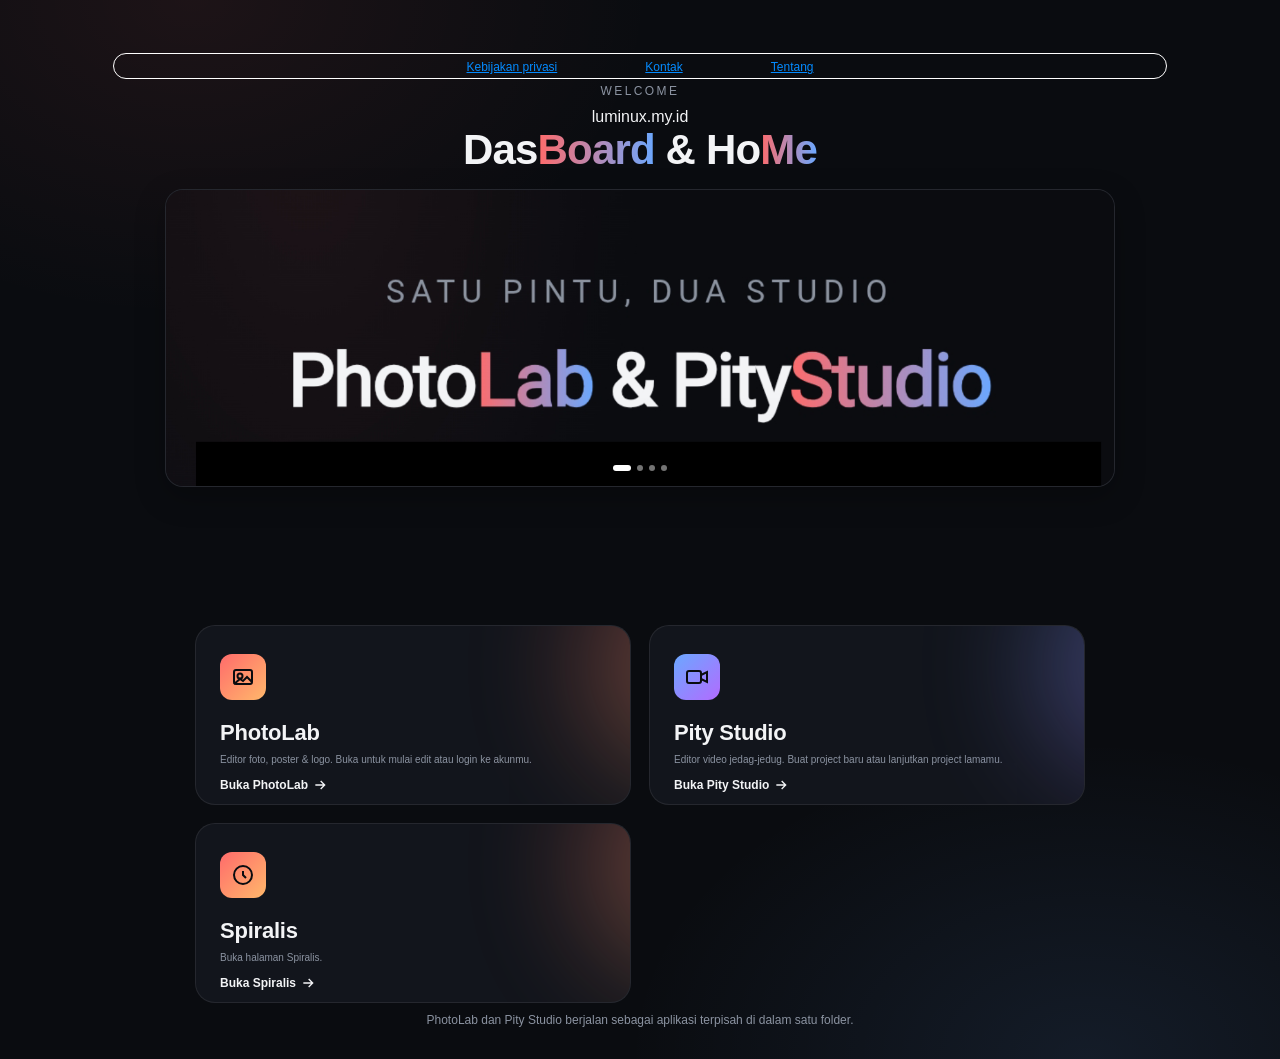
<file: index.html>
<!DOCTYPE html>
<html lang="id">
<head>
<script async src="https://pagead2.googlesyndication.com/pagead/js/adsbygoogle.js?client=ca-pub-7405559855984003" crossorigin="anonymous"></script>
<meta charset="UTF-8">
<meta name="viewport" content="width=device-width, initial-scale=1, maximum-scale=1, user-scalable=no, viewport-fit=cover">
<meta name="theme-color" content="#0A0C10">
<title>Studio — PhotoLab & Pity Studio</title>
<style>
  :root{
    --bg:#0A0C10;
    --bg-soft:#12151C;
    --line:rgba(255,255,255,.08);
    --ink:#F3F4F6;
    --ink-dim:#8B93A1;
    --photo-a:#FF6B6B;
    --photo-b:#FFB86B;
    --video-a:#6BA8FF;
    --video-b:#B26BFF;
  }
  /* Hilangkan highlight biru saat elemen disentuh */
* {
  -webkit-tap-highlight-color: transparent;
}

/* Hilangkan outline saat elemen mendapat fokus */
*:focus {
  outline: none;
}

/* Hilangkan selection teks */
* {
  -webkit-user-select: none;
  user-select: none;
}
  *{box-sizing:border-box;}
  html,body{margin:0;padding:0;}
  body{
    min-height:100vh;
    background:
      radial-gradient(60% 50% at 15% 0%, rgba(255,107,107,.08), transparent 60%),
      radial-gradient(60% 50% at 85% 100%, rgba(107,168,255,.10), transparent 60%),
      var(--bg);
    color:var(--ink);
    font-family:'Inter',-apple-system,BlinkMacSystemFont,'Segoe UI',sans-serif;
    display:flex;
    flex-direction:column;
    align-items:center;
    padding:48px 20px 32px;
  }
  .brand{
    text-align:center;
    margin-bottom:40px;
  }
  .brand .eyebrow{
    font-size:12px;
    letter-spacing:.2em;
    text-transform:uppercase;
    color:var(--ink-dim);
    margin-bottom:10px;
  }
  .brand h1{
    font-size:clamp(28px,7vw,42px);
    font-weight:700;
    margin:0;
    letter-spacing:-0.02em;
  }
  .brand h1 span{
    background:linear-gradient(90deg,var(--photo-a),var(--video-a));
    -webkit-background-clip:text;
    background-clip:text;
    color:transparent;
  }
  .cards{
    width:100%;
    max-width:890px;
    display:grid;
    grid-template-columns:1fr;
    gap:18px;
  }
  @media(min-width:720px){
    .cards{grid-template-columns:1fr 1fr;}
  }
  .card{
    position:relative;
    overflow:hidden;
    border-radius:20px;
    border:1px solid var(--line);
    background:var(--bg-soft);
    padding:28px 24px;
    text-decoration:none;
    color:var(--ink);
    display:flex;
    flex-direction:column;
    justify-content:space-between;
    height:180px;
    transition:transform .25s ease, border-color .25s ease;
  }
  .card:active{transform:scale(.98);}
  .card::before{
    content:"";
    position:absolute;
    inset:-40% -40% auto auto;
    width:220px;
    height:220px;
    border-radius:50%;
    filter:blur(60px);
    opacity:.35;
    pointer-events:none;
  }
  .card.photo::before{background:linear-gradient(135deg,var(--photo-a),var(--photo-b));}
  .card.video::before{background:linear-gradient(135deg,var(--video-a),var(--video-b));}
  .card:hover{border-color:rgba(255,255,255,.2);}
  .card .icon{
    width:46px;height:46px;
    border-radius:12px;
    display:flex;align-items:center;justify-content:center;
    margin-bottom:20px;
  }
  .card.photo .icon{background:linear-gradient(135deg,var(--photo-a),var(--photo-b));}
  .card.video .icon{background:linear-gradient(135deg,var(--video-a),var(--video-b));}
  .card svg{width:24px;height:24px;stroke:#0A0C10;fill:none;stroke-width:2;}
  .card h2{
    font-size:22px;
    margin:0 0 6px;
    font-weight:700;
    letter-spacing:-0.01em;
  }
  .card p{
    margin:0;
    color:var(--ink-dim);
    font-size:10px;
    line-height:1.5;
  }
  .card .go{
    margin-top:10px;
    display:inline-flex;
    align-items:center;
    gap:4px;
    font-size:12px;
    font-weight:600;
    color:var(--ink);
  }
  .card .go svg{width:16px;height:16px;stroke:var(--ink);}
  .adsense-slot{
    width:100%;
    max-width:890px;
    min-height:90px;
    margin:0 0 18px;
    display:flex;
    align-items:center;
    justify-content:center;
    overflow:hidden;
  }
  footer{
    margin-top:10px;
    color:var(--ink-dim);
    font-size:12px;
    text-align:center;
  }
  /* =========================
   PAPAN IKLAN
========================= */

.ad-slider {
  width: 100%;
  max-width: 950px;
  margin: -25px auto 30px;
  overflow: hidden;
  position: relative;

  border-radius: 18px;
  background: #12151C;
  border: 1px solid rgba(255,255,255,.08);

  box-shadow: 0 10px 30px rgba(0,0,0,.25);
}

.ad-track {
  display: flex;
  width: 100%;

  transition:
    transform .55s cubic-bezier(.4,0,.2,1);

  touch-action: pan-y;
}

.ad-item {
  min-width: 100%;
  display: block;

  aspect-ratio: 16 / 5;

  overflow: hidden;
}

.ad-item img {
  width: 100%;
  height: 100%;

  display: block;

  object-fit: cover;

  user-select: none;
  -webkit-user-drag: none;
}

/* =========================
   DOT INDIKATOR
========================= */

.ad-dots {
  position: absolute;

  left: 50%;
  bottom: 10px;

  transform: translateX(-50%);

  display: flex;
  gap: 6px;

  padding: 5px 8px;

  border-radius: 20px;

  background: rgba(0,0,0,.35);
  backdrop-filter: blur(8px);
}

.ad-dot {
  width: 6px;
  height: 6px;

  border-radius: 50%;

  background: rgba(255,255,255,.45);

  transition: all .25s ease;
}

.ad-dot.active {
  width: 18px;

  border-radius: 10px;

  background: white;
}

/* =========================
   MOBILE
========================= */

@media (max-width: 600px) {

  .ad-slider {
    margin: -25px auto 25px;
    border-radius: 14px;
  }

  .ad-item {
    aspect-ratio: 16 / 6;
  }

    }
  .privacy-btn{
    color:#048bff;
    margin:4%;
    font-size: 12px;
    margin-bottom: 3px;
  }
  .hest{
    background: transparent;
    border:solid 1px #fff;
    padding: 3px;
    width:85%;
    border-radius:20px;
    margin:5px;
    text-align: center;
    max-height: 30px;
  }
</style>
</head>
<body>

<div class="hest">
  <a class="privacy-btn" href="privasi.html">Kebijakan privasi</a>
  <a class="privacy-btn" href="kontak.html">Kontak</a>
  <a class="privacy-btn" href="tentang.html">Tentang</a>
</div>
  
  <div class="brand">
    <div class="eyebrow">Welcome</div>
    <span>luminux.my.id</span>
    <h1>Das<span>Board</span> &amp; Ho<span>Me</span></h1>
  </div>
<!-- PAPAN IKLAN -->
<div class="ad-slider" id="adSlider">
  <div class="ad-track" id="adTrack">

    <a class="ad-item" href="#" onclick="return false;">
      <img src="foto-iklan-1.png" alt="Iklan 1">
    </a>

    <a class="ad-item" href="https://pbftask.github.io/luminux.store/store">
      <img src="foto-iklan-2.png" alt="Iklan 2">
    </a>

    <a class="ad-item" href="https://pbftask.github.io/luminux.store/store">
      <img src="foto-iklan-3.png" alt="Iklan 3">
    </a>
    
    <a class="ad-item" href="https://pbftask.github.io/luminux.store/store">
      <img src="foto-iklan-4.png" alt="Iklan 4">
    </a>

  </div>

  <div class="ad-dots" id="adDots"></div>
</div>

<!-- ===== SLOT IKLAN ADSENSE ===== -->
<!-- Ganti data-ad-slot="XXXXXXXXXX" dengan Ad Slot ID asli dari akun AdSense-mu -->
<div class="adsense-slot">
  <ins class="adsbygoogle"
       style="display:block"
       data-ad-client="ca-pub-7405559855984003"
       data-ad-slot="3565180761"
       data-ad-format="auto"
       data-full-width-responsive="true"></ins>
</div>
<script>
  (adsbygoogle = window.adsbygoogle || []).push({});
</script>
<!-- ===== END SLOT IKLAN ADSENSE ===== -->

  <div class="cards">

    <!-- ===================================================
         TEMPLATE TOMBOL / CARD BARU
         Cara pakai:
         1. Copy blok <a class="card ..."> ... </a> di bawah ini
         2. Ganti "warna-kelas" jadi "photo" / "video", atau buat warna sendiri di CSS (lihat --photo-a/--photo-b di :root)
         3. Ganti href, judul (h2), deskripsi (p), dan teks tombol (span.go)
         4. Ganti isi svg icon sesuai selera (bisa pakai icon dari feathericons.com)
         =================================================== -->
    <!--
    <a class="card photo" href="halaman-baru.html">
      <div>
        <div class="icon">
          <svg viewBox="0 0 24 24"><circle cx="12" cy="12" r="9"/></svg>
        </div>
        <h2>Judul Tombol Baru</h2>
        <p>Deskripsi singkat tombol baru di sini.</p>
      </div>
      <span class="go">Buka Fitur Baru
        <svg viewBox="0 0 24 24" stroke-width="2" fill="none"><path d="M5 12h14M13 6l6 6-6 6"/></svg>
      </span>
    </a>
    -->

    <a class="card photo" href="photolab.html">
      <div>
        <div class="icon">
          <svg viewBox="0 0 24 24"><rect x="3" y="5" width="18" height="14" rx="2"/><circle cx="9" cy="11" r="2.5"/><path d="M21 17l-5-5-4 4-3-2-6 5"/></svg>
        </div>
        <h2>PhotoLab</h2>
        <p>Editor foto, poster &amp; logo. Buka untuk mulai edit atau login ke akunmu.</p>
      </div>
      <span class="go">Buka PhotoLab
        <svg viewBox="0 0 24 24" stroke-width="2" fill="none"><path d="M5 12h14M13 6l6 6-6 6"/></svg>
      </span>
    </a>

    <a class="card video" href="studio.html">
      <div>
        <div class="icon">
          <svg viewBox="0 0 24 24"><rect x="2" y="6" width="14" height="12" rx="2"/><path d="M16 10l6-3v10l-6-3"/></svg>
        </div>
        <h2>Pity Studio</h2>
        <p>Editor video jedag-jedug. Buat project baru atau lanjutkan project lamamu.</p>
      </div>
      <span class="go">Buka Pity Studio
        <svg viewBox="0 0 24 24" stroke-width="2" fill="none"><path d="M5 12h14M13 6l6 6-6 6"/></svg>
      </span>
    </a>

    <!-- Contoh tombol baru (hapus/ubah sesuai kebutuhan) -->
    <a class="card photo" href="spiralis.html">
      <div>
        <div class="icon">
          <svg viewBox="0 0 24 24"><circle cx="12" cy="12" r="9"/><path d="M12 8v4l3 3"/></svg>
        </div>
        <h2>Spiralis</h2>
        <p>Buka halaman Spiralis.</p>
      </div>
      <span class="go">Buka Spiralis
        <svg viewBox="0 0 24 24" stroke-width="2" fill="none"><path d="M5 12h14M13 6l6 6-6 6"/></svg>
      </span>
    </a>
  </div>

  <footer>PhotoLab dan Pity Studio berjalan sebagai aplikasi terpisah di dalam satu folder.</footer>
<script>
  /* =========================
   PAPAN IKLAN AUTO SLIDER
========================= */

(function () {

  const slider = document.getElementById("adSlider");
  const track = document.getElementById("adTrack");
  const items = document.querySelectorAll(".ad-item");
  const dotsContainer = document.getElementById("adDots");

  if (!slider || !track || items.length === 0) return;

  let current = 0;
  let timer;

  /* =========================
     BUAT DOT
  ========================= */

  items.forEach((item, index) => {

    const dot = document.createElement("span");

    dot.className = "ad-dot";

    if (index === 0) {
      dot.classList.add("active");
    }

    dot.addEventListener("click", () => {
      goToSlide(index);
      restartTimer();
    });

    dotsContainer.appendChild(dot);

  });

  const dots = document.querySelectorAll(".ad-dot");


  /* =========================
     PINDAH IKLAN
  ========================= */

  function goToSlide(index) {

    current = index;

    track.style.transform =
      `translateX(-${current * 100}%)`;

    dots.forEach((dot, i) => {

      dot.classList.toggle(
        "active",
        i === current
      );

    });

  }


  /* =========================
     AUTO 3 DETIK
  ========================= */

  function startTimer() {

    timer = setInterval(() => {

      current++;

      if (current >= items.length) {
        current = 0;
      }

      goToSlide(current);

    }, 5000);

  }


  function restartTimer() {

    clearInterval(timer);

    startTimer();

  }


  /* =========================
     SWIPE HP
  ========================= */

  let startX = 0;
  let endX = 0;

  slider.addEventListener("touchstart", (e) => {

    startX = e.touches[0].clientX;

    clearInterval(timer);

  }, {
    passive: true
  });


  slider.addEventListener("touchend", (e) => {

    endX = e.changedTouches[0].clientX;

    const distance = endX - startX;


    if (Math.abs(distance) > 50) {

      /* Geser kiri */
      if (distance < 0) {

        current++;

        if (current >= items.length) {
          current = 0;
        }

      }

      /* Geser kanan */
      else {

        current--;

        if (current < 0) {
          current = items.length - 1;
        }

      }

      goToSlide(current);

    }

    startTimer();

  }, {
    passive: true
  });


  /* Mulai otomatis */
  startTimer();

})();
</script>
</body>
</html>
</file>
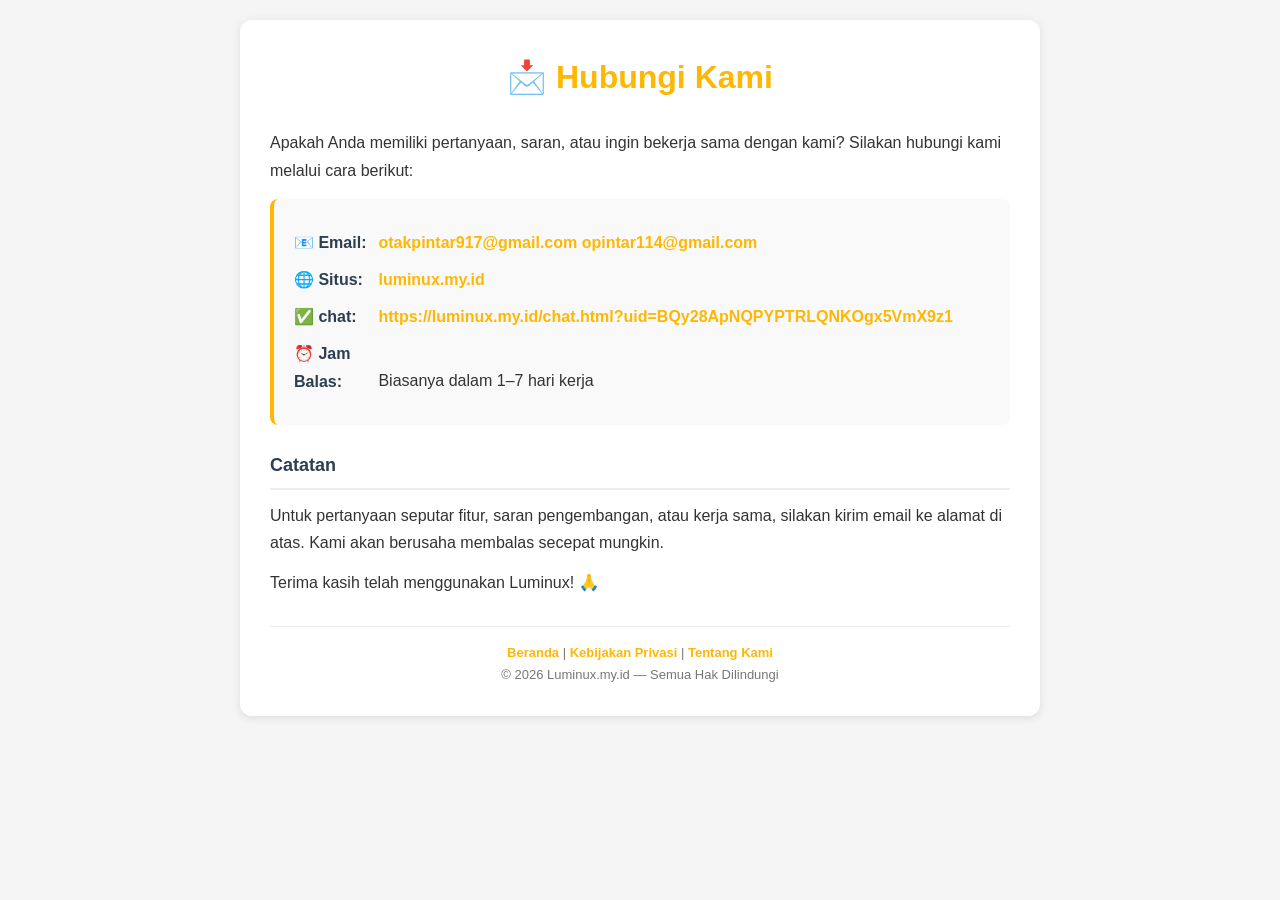
<file: kontak.html>
<!DOCTYPE html>
<html lang="id">
<head>
    <script async src="https://pagead2.googlesyndication.com/pagead/js/adsbygoogle.js?client=ca-pub-7405559855984003" crossorigin="anonymous"></script>
    <meta charset="UTF-8">
    <meta name="viewport" content="width=device-width, initial-scale=1.0">
    <title>Kontak Kami | Luminux</title>
    <style>
        * { margin: 0; padding: 0; box-sizing: border-box; font-family: Arial, sans-serif; }
        body { background: #f5f5f5; padding: 20px; line-height: 1.7; color: #333; }
        .container { max-width: 800px; margin: 0 auto; background: white; padding: 30px; border-radius: 12px; box-shadow: 0 2px 10px rgba(0,0,0,0.1); }
        h1 { color: #ffb703; margin-bottom: 25px; text-align: center; }
        h2 { color: #2c3e50; margin: 25px 0 12px; font-size: 18px; border-bottom: 2px solid #eee; padding-bottom: 8px; }
        p { margin-bottom: 12px; }
        .contact-box { background: #f9f9f9; padding: 20px; border-radius: 8px; margin: 15px 0; border-left: 4px solid #ffb703; }
        .contact-item { margin: 10px 0; font-size: 16px; }
        .contact-item strong { color: #2c3e50; display: inline-block; width: 80px; }
        a { color: #ffb703; text-decoration: none; font-weight: 600; }
        .footer { margin-top: 30px; padding-top: 15px; border-top: 1px solid #eee; text-align: center; font-size: 13px; color: #777; }
    </style>
</head>
<body>
    <div class="container">
        <h1>📩 Hubungi Kami</h1>
        <p>Apakah Anda memiliki pertanyaan, saran, atau ingin bekerja sama dengan kami? Silakan hubungi kami melalui cara berikut:</p>
        
        <div class="contact-box">
            <div class="contact-item">
                <strong>📧 Email:</strong>
                <a href="mailto:otakpintar917@gmail.com">otakpintar917@gmail.com</a>
               <a href="mailto:opintar114@gmail.com">opintar114@gmail.com</a>
            </div>
            <div class="contact-item">
                <strong>🌐 Situs:</strong>
                <a href="https://luminux.my.id">luminux.my.id</a>
            </div>
          <div class="contact-item">
            <strong>✅ chat:</strong>
            <a href="chat.html?uid=BQy28ApNQPYPTRLQNKOgx5VmX9z1">https://luminux.my.id/chat.html?uid=BQy28ApNQPYPTRLQNKOgx5VmX9z1</a>
          </div>
            <div class="contact-item">
                <strong>⏰ Jam Balas:</strong>
                Biasanya dalam 1–7 hari kerja
            </div>
        </div>

        <h2>Catatan</h2>
        <p>Untuk pertanyaan seputar fitur, saran pengembangan, atau kerja sama, silakan kirim email ke alamat di atas. Kami akan berusaha membalas secepat mungkin.</p>
        
        <p>Terima kasih telah menggunakan Luminux! 🙏</p>

        <div class="footer">
            <a href="index.html">Beranda</a> | 
            <a href="privasi.html">Kebijakan Privasi</a> | 
            <a href="tentang.html">Tentang Kami</a>
            <br>
            © 2026 Luminux.my.id — Semua Hak Dilindungi
        </div>
    </div>
</body>
</html>
</file>
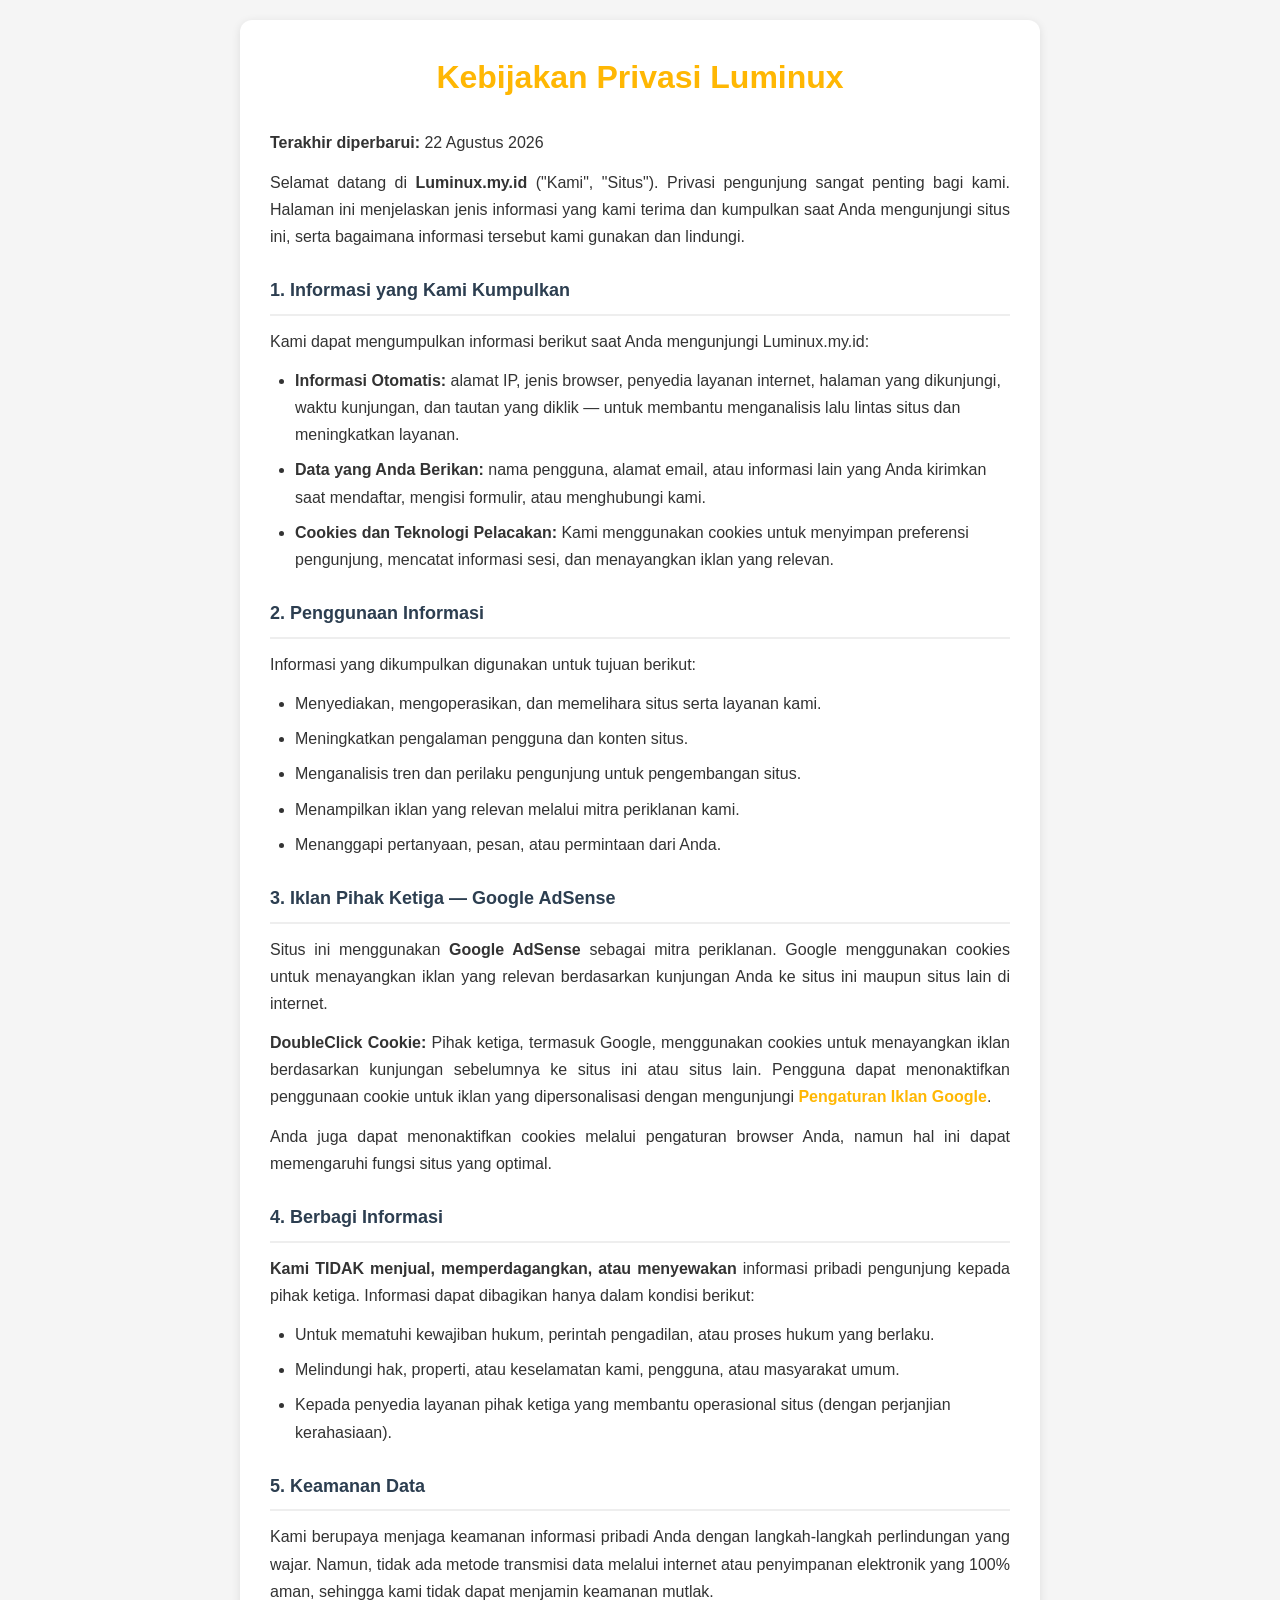
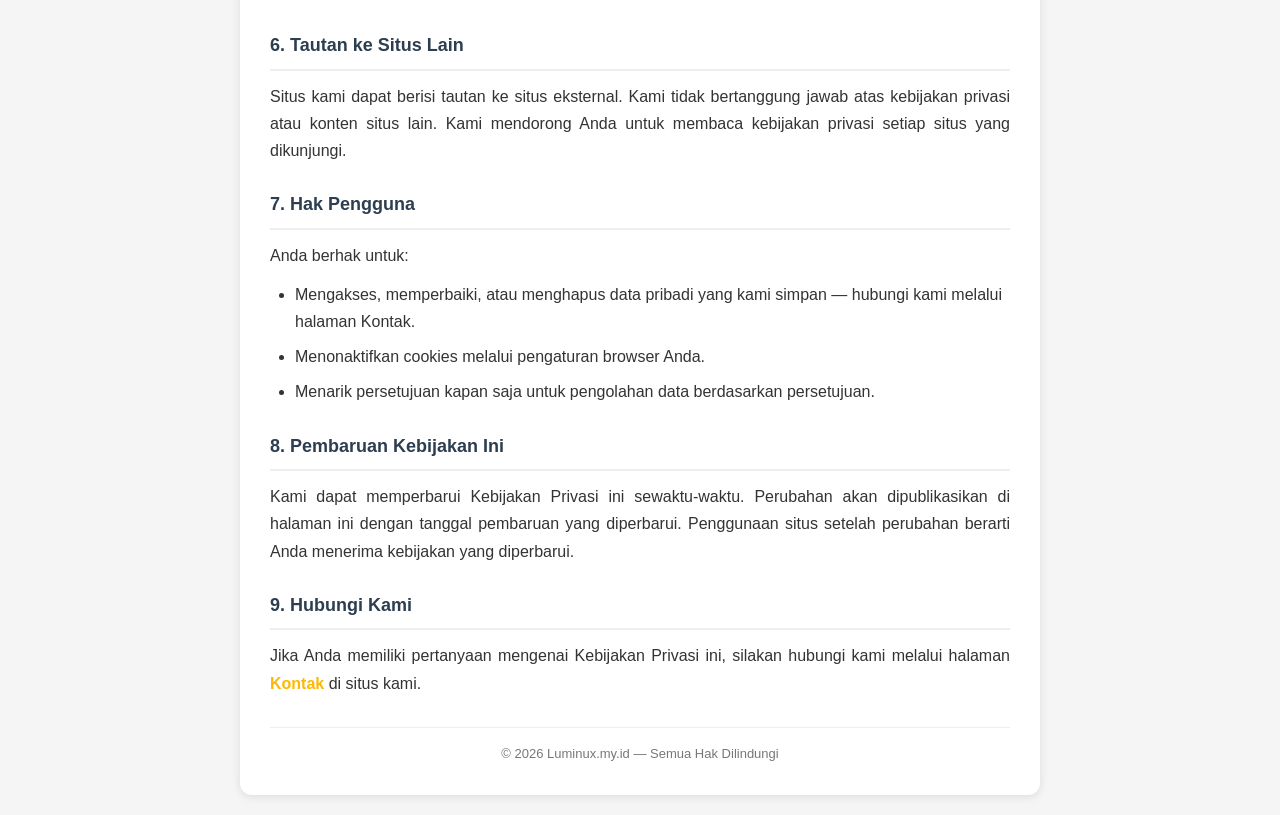
<file: privasi.html>
<!DOCTYPE html>
<html lang="id">
<head>
    <script async src="https://pagead2.googlesyndication.com/pagead/js/adsbygoogle.js?client=ca-pub-7405559855984003" crossorigin="anonymous"></script>
    <meta charset="UTF-8">
    <meta name="viewport" content="width=device-width, initial-scale=1.0">
    <title>Kebijakan Privasi | Luminux</title>
    <style>
        * { margin: 0; padding: 0; box-sizing: border-box; font-family: Arial, sans-serif; }
        body { background: #f5f5f5; padding: 20px; line-height: 1.7; color: #333; }
        .container { max-width: 800px; margin: 0 auto; background: white; padding: 30px; border-radius: 12px; box-shadow: 0 2px 10px rgba(0,0,0,0.1); }
        h1 { color: #ffb703; margin-bottom: 25px; text-align: center; }
        h2 { color: #2c3e50; margin: 25px 0 12px; font-size: 18px; border-bottom: 2px solid #eee; padding-bottom: 8px; }
        p { margin-bottom: 12px; text-align: justify; }
        ul { margin: 10px 0 15px 25px; }
        li { margin-bottom: 8px; }
        a { color: #ffb703; text-decoration: none; font-weight: 600; }
        a:hover { text-decoration: underline; }
        .footer { margin-top: 30px; padding-top: 15px; border-top: 1px solid #eee; text-align: center; font-size: 13px; color: #777; }
    </style>
</head>
<body>
    <div class="container">
        <h1>Kebijakan Privasi Luminux</h1>
        <p><strong>Terakhir diperbarui:</strong> 22 Agustus 2026</p>

        <p>Selamat datang di <strong>Luminux.my.id</strong> ("Kami", "Situs"). Privasi pengunjung sangat penting bagi kami. Halaman ini menjelaskan jenis informasi yang kami terima dan kumpulkan saat Anda mengunjungi situs ini, serta bagaimana informasi tersebut kami gunakan dan lindungi.</p>

        <h2>1. Informasi yang Kami Kumpulkan</h2>
        <p>Kami dapat mengumpulkan informasi berikut saat Anda mengunjungi Luminux.my.id:</p>
        <ul>
            <li><strong>Informasi Otomatis:</strong> alamat IP, jenis browser, penyedia layanan internet, halaman yang dikunjungi, waktu kunjungan, dan tautan yang diklik — untuk membantu menganalisis lalu lintas situs dan meningkatkan layanan.</li>
            <li><strong>Data yang Anda Berikan:</strong> nama pengguna, alamat email, atau informasi lain yang Anda kirimkan saat mendaftar, mengisi formulir, atau menghubungi kami.</li>
            <li><strong>Cookies dan Teknologi Pelacakan:</strong> Kami menggunakan cookies untuk menyimpan preferensi pengunjung, mencatat informasi sesi, dan menayangkan iklan yang relevan.</li>
        </ul>

        <h2>2. Penggunaan Informasi</h2>
        <p>Informasi yang dikumpulkan digunakan untuk tujuan berikut:</p>
        <ul>
            <li>Menyediakan, mengoperasikan, dan memelihara situs serta layanan kami.</li>
            <li>Meningkatkan pengalaman pengguna dan konten situs.</li>
            <li>Menganalisis tren dan perilaku pengunjung untuk pengembangan situs.</li>
            <li>Menampilkan iklan yang relevan melalui mitra periklanan kami.</li>
            <li>Menanggapi pertanyaan, pesan, atau permintaan dari Anda.</li>
        </ul>

        <h2>3. Iklan Pihak Ketiga — Google AdSense</h2>
        <p>Situs ini menggunakan <strong>Google AdSense</strong> sebagai mitra periklanan. Google menggunakan cookies untuk menayangkan iklan yang relevan berdasarkan kunjungan Anda ke situs ini maupun situs lain di internet.</p>
        <p><strong>DoubleClick Cookie:</strong> Pihak ketiga, termasuk Google, menggunakan cookies untuk menayangkan iklan berdasarkan kunjungan sebelumnya ke situs ini atau situs lain. Pengguna dapat menonaktifkan penggunaan cookie untuk iklan yang dipersonalisasi dengan mengunjungi <a href="https://adssettings.google.com/" target="_blank">Pengaturan Iklan Google</a>.</p>
        <p>Anda juga dapat menonaktifkan cookies melalui pengaturan browser Anda, namun hal ini dapat memengaruhi fungsi situs yang optimal.</p>

        <h2>4. Berbagi Informasi</h2>
        <p><strong>Kami TIDAK menjual, memperdagangkan, atau menyewakan</strong> informasi pribadi pengunjung kepada pihak ketiga. Informasi dapat dibagikan hanya dalam kondisi berikut:</p>
        <ul>
            <li>Untuk mematuhi kewajiban hukum, perintah pengadilan, atau proses hukum yang berlaku.</li>
            <li>Melindungi hak, properti, atau keselamatan kami, pengguna, atau masyarakat umum.</li>
            <li>Kepada penyedia layanan pihak ketiga yang membantu operasional situs (dengan perjanjian kerahasiaan).</li>
        </ul>

        <h2>5. Keamanan Data</h2>
        <p>Kami berupaya menjaga keamanan informasi pribadi Anda dengan langkah-langkah perlindungan yang wajar. Namun, tidak ada metode transmisi data melalui internet atau penyimpanan elektronik yang 100% aman, sehingga kami tidak dapat menjamin keamanan mutlak.</p>

        <h2>6. Tautan ke Situs Lain</h2>
        <p>Situs kami dapat berisi tautan ke situs eksternal. Kami tidak bertanggung jawab atas kebijakan privasi atau konten situs lain. Kami mendorong Anda untuk membaca kebijakan privasi setiap situs yang dikunjungi.</p>

        <h2>7. Hak Pengguna</h2>
        <p>Anda berhak untuk:</p>
        <ul>
            <li>Mengakses, memperbaiki, atau menghapus data pribadi yang kami simpan — hubungi kami melalui halaman Kontak.</li>
            <li>Menonaktifkan cookies melalui pengaturan browser Anda.</li>
            <li>Menarik persetujuan kapan saja untuk pengolahan data berdasarkan persetujuan.</li>
        </ul>

        <h2>8. Pembaruan Kebijakan Ini</h2>
        <p>Kami dapat memperbarui Kebijakan Privasi ini sewaktu-waktu. Perubahan akan dipublikasikan di halaman ini dengan tanggal pembaruan yang diperbarui. Penggunaan situs setelah perubahan berarti Anda menerima kebijakan yang diperbarui.</p>

        <h2>9. Hubungi Kami</h2>
        <p>Jika Anda memiliki pertanyaan mengenai Kebijakan Privasi ini, silakan hubungi kami melalui halaman <a href="kontak.html">Kontak</a> di situs kami.</p>

        <div class="footer">
            © 2026 Luminux.my.id — Semua Hak Dilindungi
        </div>
    </div>
</body>
</html>
</file>
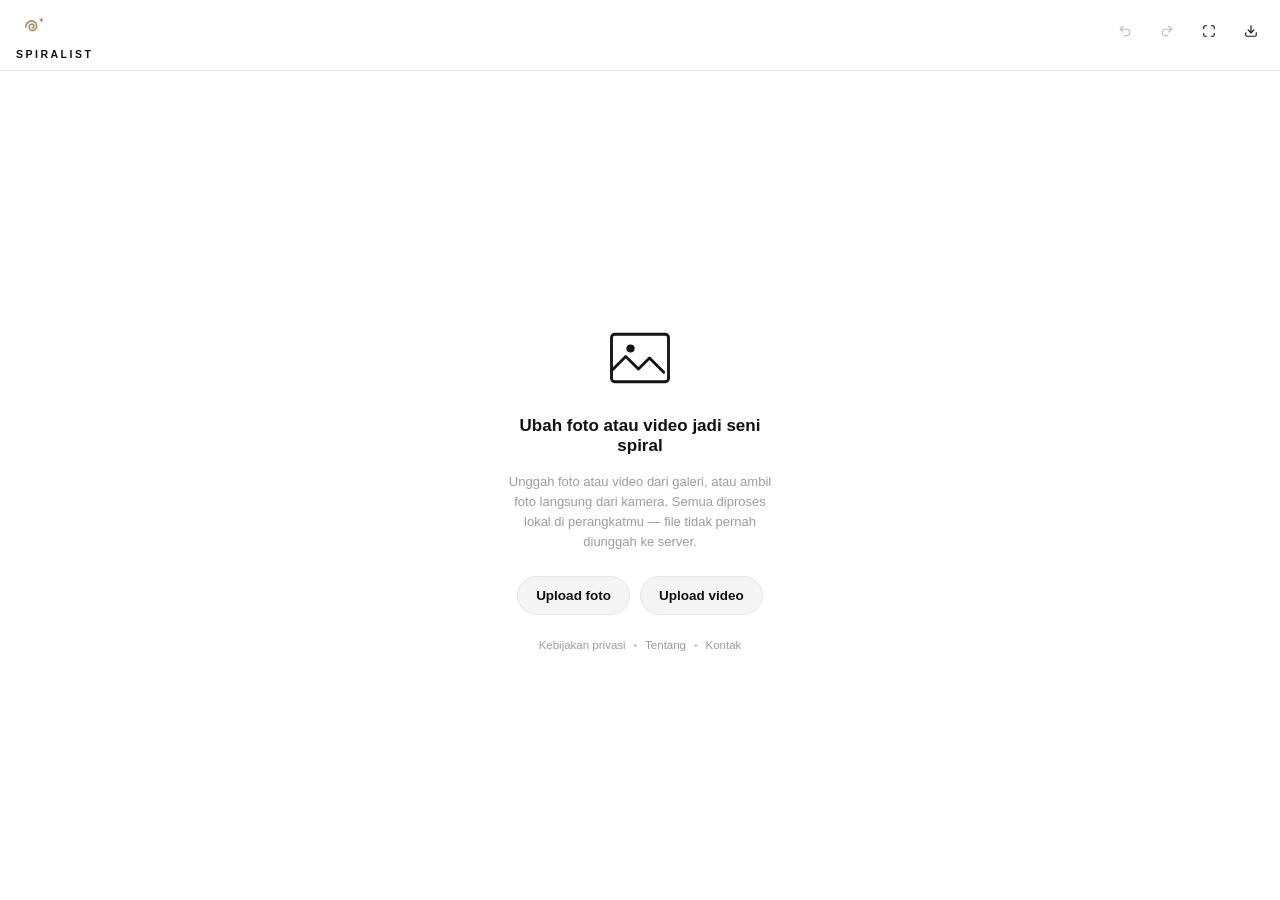
<file: spiralis.html>
<!DOCTYPE html>
<html lang="id">
<head>
<meta charset="UTF-8">
<meta name="viewport" content="width=device-width, initial-scale=1, maximum-scale=1, user-scalable=no, viewport-fit=cover">
<title>Spiralist — Photo Spiral Art Generator</title>
<style>
  :root{
    --bg:#ffffff;
    --surface:#f4f4f5;
    --surface-2:#ececee;
    --border:#e6e6e8;
    --text:#111113;
    --text-dim:#9b9ba1;
    --text-faint:#c4c4c9;
    --ink:#141416;
    --gold:#a9895f;
    --gold-2:#7c6440;
    --danger:#e2604f;
    --radius-lg:18px;
    --radius-md:12px;
    --safe-b: env(safe-area-inset-bottom, 0px);
    --safe-t: env(safe-area-inset-top, 0px);
    font-size:16px;
  }
  *{box-sizing:border-box;-webkit-tap-highlight-color:transparent;}
  html,body{height:100%;overscroll-behavior:none;}
  body{
    margin:0;background:var(--bg);color:var(--text);
    font-family:-apple-system,BlinkMacSystemFont,"Segoe UI",Roboto,Helvetica,Arial,sans-serif;
    overflow:hidden;display:flex;flex-direction:column;height:100vh;height:100dvh;
    -webkit-text-size-adjust:100%;
  }
  button{font-family:inherit;background:none;border:none;color:inherit;cursor:pointer;}
  ::selection{background:var(--ink);color:#fff;}

  /* ---------- HEADER ---------- */
  header{
    flex:0 0 auto;display:flex;align-items:flex-start;justify-content:space-between;
    padding:calc(12px + var(--safe-t)) 16px 10px 16px;
    background:var(--bg);border-bottom:1px solid var(--border);
  }
  .brand{display:flex;flex-direction:column;align-items:flex-start;gap:2px;}
  .brand-mark{width:32px;height:32px;color:var(--gold);animation:spin-slow 14s linear infinite;}
  @keyframes spin-slow{to{transform:rotate(360deg);}}
  .brand-name{font-size:10.5px;font-weight:700;letter-spacing:2.5px;color:var(--text);margin-top:2px;}
  .head-actions{display:flex;align-items:center;gap:16px;padding-top:6px;}
  .icon-btn{
    width:26px;height:26px;display:flex;align-items:center;justify-content:center;color:var(--ink);
    transition:opacity .15s ease, transform .1s ease;
  }
  .icon-btn svg{width:22px;height:22px;}
  .icon-btn:active{transform:scale(.9);}
  .icon-btn:disabled{opacity:.28;pointer-events:none;}
  .icon-btn.active{color:var(--gold);}

  /* ---------- MAIN ---------- */
  main{flex:1 1 auto;display:flex;flex-direction:column;min-height:0;position:relative;}

  #action-row{
    display:none;gap:10px;padding:12px 16px;flex:0 0 auto;
    border-bottom:1px solid var(--border);
  }
  #action-row.show{display:flex;}
  .pill-btn{
    padding:11px 20px;border-radius:999px;font-size:13.5px;font-weight:700;
    background:var(--ink);color:#fff;transition:transform .12s ease, opacity .12s ease;
    white-space:nowrap;
  }
  .pill-btn:active{transform:scale(.96);}

  #stage-wrap{
    flex:1 1 auto;position:relative;display:flex;align-items:center;justify-content:center;
    overflow:hidden;min-height:0;padding:10px 18px;
  }
  #stage-wrap.dragover::after{
    content:"Lepas foto di sini";position:absolute;inset:10px;
    border:2px dashed var(--gold);border-radius:var(--radius-lg);
    display:flex;align-items:center;justify-content:center;color:var(--gold-2);font-weight:700;font-size:14px;
    background:rgba(169,137,95,0.06);z-index:30;pointer-events:none;
  }

  /* Empty state */
  #empty-state{
    display:flex;flex-direction:column;align-items:center;justify-content:center;
    gap:16px;padding:32px;text-align:center;max-width:340px;margin:0 auto;
  }
  #empty-state .up-icon{width:76px;height:76px;color:var(--ink);}
  #empty-state h2{font-size:17px;margin:4px 0 0;font-weight:700;}
  #empty-state p{font-size:13px;color:var(--text-dim);margin:0;line-height:1.55;}
  .upload-btn-row{display:flex;gap:10px;flex-wrap:wrap;justify-content:center;margin-top:8px;}
  .btn-upload{
    padding:11px 18px;border-radius:999px;border:1px solid var(--border);
    background:var(--surface);color:var(--text);font-size:13.5px;font-weight:600;
    transition:background .15s ease;white-space:nowrap;
  }
  .btn-upload:active{transform:scale(.96);}
  .footer-links{display:flex;align-items:center;gap:8px;margin-top:8px;flex-wrap:wrap;justify-content:center;}
  .footer-links a{font-size:11.5px;color:var(--text-dim);text-decoration:none;}
  .footer-links .dot{font-size:10px;color:var(--text-faint);}

  /* Canvas */
  #canvas-stage{display:none;width:100%;height:100%;align-items:center;justify-content:center;}
  #canvas-stage.show{display:flex;}
  #canvas-after{max-width:100%;max-height:100%;display:block;}

  #video-scrub-bar{
    position:absolute;left:16px;right:16px;bottom:10px;display:flex;align-items:center;gap:8px;z-index:9;
    background:rgba(20,20,22,0.75);backdrop-filter:blur(6px);padding:6px 10px;border-radius:99px;
  }
  #video-scrub-bar .icon-btn{width:28px;height:28px;color:#fff;}
  #video-scrub-bar input[type=range]{flex:1 1 auto;height:26px;accent-color:#fff;}
  #video-scrub-bar #video-time{font-size:10px;color:#e8e8ea;white-space:nowrap;font-variant-numeric:tabular-nums;}

  .spinner-overlay{
    position:absolute;inset:0;display:none;align-items:center;justify-content:center;z-index:15;
    background:rgba(255,255,255,0.6);
  }
  .spinner-overlay.show{display:flex;}
  .spinner{width:26px;height:26px;border-radius:50%;border:3px solid var(--surface-2);border-top-color:var(--ink);animation:sp .7s linear infinite;}
  @keyframes sp{to{transform:rotate(360deg);}}

  /* ---------- BOTTOM PANEL ---------- */
  #bottom-panel{
    display:none;flex:0 0 auto;padding:6px 18px calc(16px + var(--safe-b));
    background:var(--bg);border-top:1px solid var(--border);
  }
  #bottom-panel.show{display:block;}

  .value-row{display:flex;justify-content:flex-end;padding:6px 2px 0;}
  .value-row span{font-size:14px;font-weight:700;color:var(--text);font-variant-numeric:tabular-nums;}

  input[type=range]{
    -webkit-appearance:none;appearance:none;width:100%;height:30px;background:transparent;margin:0;
    touch-action:pan-y;
  }
  input[type=range]::-webkit-slider-runnable-track{
    height:3px;border-radius:99px;
    background:linear-gradient(90deg, var(--ink) 0%, var(--ink) var(--fill,30%), var(--surface-2) var(--fill,30%), var(--surface-2) 100%);
  }
  input[type=range]::-webkit-slider-thumb{
    -webkit-appearance:none;width:20px;height:20px;border-radius:50%;
    background:var(--ink);margin-top:-8.5px;box-shadow:0 1px 4px rgba(0,0,0,.3);
  }
  input[type=range]::-moz-range-track{height:3px;border-radius:99px;background:var(--surface-2);}
  input[type=range]::-moz-range-progress{height:3px;border-radius:99px;background:var(--ink);}
  input[type=range]::-moz-range-thumb{width:20px;height:20px;border-radius:50%;background:var(--ink);border:none;}

  #tabs-row{
    display:flex;padding:4px 2px 16px;gap:14px;
    overflow-x:auto;-webkit-overflow-scrolling:touch;scrollbar-width:none;
  }
  #tabs-row::-webkit-scrollbar{display:none;}
  .tab-btn{
    font-size:12px;font-weight:700;letter-spacing:.4px;color:var(--text-faint);
    padding:6px 2px;flex:0 0 auto;text-align:center;transition:color .15s ease;white-space:nowrap;
  }
  .tab-btn.active{color:var(--text);}

  .seg-row{
    display:flex;background:var(--surface);border-radius:999px;padding:4px;margin-bottom:12px;
  }
  .seg-btn{
    flex:1 1 0;padding:9px 6px;border-radius:999px;font-size:12.5px;font-weight:700;
    color:var(--text-dim);text-align:center;letter-spacing:.3px;transition:all .15s ease;
  }
  .seg-btn.active{background:var(--ink);color:#fff;}
  .seg-btn:active{transform:scale(.97);}

  .opt-block{margin-bottom:14px;}
  .opt-head{font-size:11.5px;font-weight:700;letter-spacing:.5px;color:var(--text-dim);margin-bottom:8px;}
  .opt-row{display:flex;align-items:center;gap:10px;}
  .seg-row-inline{flex:1 1 auto;margin-bottom:0;}
  .swatches{display:flex;align-items:center;gap:6px;flex:0 0 auto;}
  .swatch-input{
    -webkit-appearance:none;appearance:none;width:30px;height:30px;border-radius:50%;
    border:2px solid var(--border);padding:0;background:none;cursor:pointer;overflow:hidden;
  }
  .swatch-input::-webkit-color-swatch-wrapper{padding:0;}
  .swatch-input::-webkit-color-swatch{border:none;border-radius:50%;}
  .swatch-input::-moz-color-swatch{border:none;border-radius:50%;}

  #canvas-stage.checker{
    background-image:
      linear-gradient(45deg,#e4e4e6 25%,transparent 25%),
      linear-gradient(-45deg,#e4e4e6 25%,transparent 25%),
      linear-gradient(45deg,transparent 75%,#e4e4e6 75%),
      linear-gradient(-45deg,transparent 75%,#e4e4e6 75%);
    background-size:18px 18px;
    background-position:0 0,0 9px,9px -9px,-9px 0px;
  }

  #btn-export{
    width:100%;padding:15px;border-radius:999px;background:var(--ink);color:#fff;
    font-size:14.5px;font-weight:700;letter-spacing:1px;text-align:center;
    transition:transform .12s ease, opacity .12s ease;
  }
  #btn-export:active{transform:scale(.98);}
  #btn-export:disabled{opacity:.4;pointer-events:none;}

  /* ---------- EXPORT PANEL (top-right dropdown) ---------- */
  #export-panel-backdrop{
    display:none;position:fixed;inset:0;background:rgba(20,20,22,0.32);z-index:39;
  }
  #export-panel-backdrop.show{display:block;}
  #export-panel{
    display:none;position:fixed;top:calc(64px + var(--safe-t));right:14px;width:min(320px, calc(100vw - 28px));
    background:var(--bg);border:1px solid var(--border);border-radius:var(--radius-lg);
    box-shadow:0 12px 36px rgba(20,20,22,0.18);padding:16px;z-index:40;
    max-height:calc(100vh - 100px - var(--safe-t));overflow-y:auto;
  }
  #export-panel.show{display:block;animation:panel-in .16s ease;}
  @keyframes panel-in{from{opacity:0;transform:translateY(-6px);}to{opacity:1;transform:translateY(0);}}
  .panel-title{font-size:12px;font-weight:700;letter-spacing:1px;color:var(--text);margin:0 0 14px;text-transform:uppercase;}

  #export-progress-wrap{display:none;margin-top:12px;}
  #export-progress-wrap.show{display:block;}
  .progress-label{display:flex;justify-content:space-between;font-size:11.5px;color:var(--text-dim);margin-bottom:6px;}
  .progress-track{height:5px;border-radius:99px;background:var(--surface-2);overflow:hidden;}
  .progress-bar{height:100%;width:0%;background:var(--ink);border-radius:99px;transition:width .1s linear;}
  .link-cancel{display:block;text-align:center;font-size:12px;color:var(--text-dim);margin-top:10px;font-weight:600;}

  .hidden{display:none !important;}

  #workspace{flex:1 1 auto;display:flex;flex-direction:column;min-height:0;}
  @media (min-width:720px){
    #stage-wrap{padding:24px;}
  }
  @media (min-width:980px){
    body{overflow:hidden;}
    #workspace{flex-direction:row;}
    #stage-wrap{flex:1 1 auto;}
    #bottom-panel{flex:0 0 360px;border-top:none;border-left:1px solid var(--border);padding:16px 20px calc(20px + var(--safe-b));overflow-y:auto;}
  }
</style>
</head>
<body>

<header>
  <div class="brand">
    <svg class="brand-mark" viewBox="0 0 48 48" fill="none">
      <path d="M24 24c1.6 0 2.9-1.3 2.9-2.9S25.6 18.2 24 18.2s-4.2 1.5-4.2 4.2 2.1 5.6 4.8 5.6 6.4-2.6 6.4-6.7-3.2-8-7.4-8-9.1 3.9-9.1 9.4" stroke="currentColor" stroke-width="2.4" stroke-linecap="round"/>
      <path d="M38 8l1 2.6L41.6 12 39 13l-1 2.6L37 13l-2.6-1L37 10.6z" fill="currentColor"/>
    </svg>
    <span class="brand-name">SPIRALIST</span>
  </div>
  <div class="head-actions">
    <button class="icon-btn" id="btn-undo" title="Undo" disabled>
      <svg viewBox="0 0 24 24" fill="none" stroke="currentColor" stroke-width="2" stroke-linecap="round" stroke-linejoin="round"><path d="M9 14 4 9l5-5"/><path d="M4 9h10.5a5.5 5.5 0 0 1 0 11H11"/></svg>
    </button>
    <button class="icon-btn" id="btn-redo" title="Redo" disabled>
      <svg viewBox="0 0 24 24" fill="none" stroke="currentColor" stroke-width="2" stroke-linecap="round" stroke-linejoin="round"><path d="m15 14 5-5-5-5"/><path d="M20 9H9.5a5.5 5.5 0 0 0 0 11H13"/></svg>
    </button>
    <button class="icon-btn" id="btn-fullscreen" title="Layar penuh">
      <svg viewBox="0 0 24 24" fill="none" stroke="currentColor" stroke-width="2" stroke-linecap="round" stroke-linejoin="round"><path d="M8 3H5a2 2 0 0 0-2 2v3"/><path d="M21 8V5a2 2 0 0 0-2-2h-3"/><path d="M3 16v3a2 2 0 0 0 2 2h3"/><path d="M16 21h3a2 2 0 0 0 2-2v-3"/></svg>
    </button>
    <button class="icon-btn" id="btn-export-settings" title="Export">
      <svg viewBox="0 0 24 24" fill="none" stroke="currentColor" stroke-width="2" stroke-linecap="round" stroke-linejoin="round"><path d="M21 15v4a2 2 0 0 1-2 2H5a2 2 0 0 1-2-2v-4"/><path d="M7 10l5 5 5-5"/><path d="M12 15V3"/></svg>
    </button>
  </div>
</header>

<div id="export-panel-backdrop"></div>
<div id="export-panel">
  <div class="opt-block">
    <div class="opt-head"><span>Warna Motif</span></div>
    <div class="opt-row">
      <div class="seg-row seg-row-inline" id="color-mode-row"></div>
      <div class="swatches" id="color-swatches"></div>
    </div>
  </div>

  <div class="opt-block">
    <div class="opt-head"><span>Background</span></div>
    <div class="opt-row">
      <div class="seg-row seg-row-inline" id="bg-mode-row"></div>
      <div class="swatches" id="bg-swatches"></div>
    </div>
  </div>

  <p class="panel-title">Format</p>
  <div class="seg-row" id="format-row"></div>
  <button id="btn-export">EXPORT</button>
  <div id="export-progress-wrap">
    <div class="progress-label"><span id="export-status">Memproses…</span><span id="export-pct">0%</span></div>
    <div class="progress-track"><div class="progress-bar" id="export-bar"></div></div>
    <button class="link-cancel" id="btn-export-cancel">Batal</button>
  </div>
</div>

<main>
  <div id="action-row">
    <button class="pill-btn" id="btn-change-photo">Ganti foto</button>
    <button class="pill-btn" id="btn-change-video">Ganti video</button>
  </div>
  <div id="workspace">
  <div id="stage-wrap">
    <div id="empty-state">
      <svg class="up-icon" viewBox="0 0 48 48" fill="none" stroke="currentColor" stroke-width="1.8" stroke-linecap="round" stroke-linejoin="round">
        <rect x="6" y="9" width="36" height="30" rx="2"/>
        <path d="M6 32l9-9 8 8 7-7 9 9"/>
        <circle cx="18" cy="18" r="2.6" fill="currentColor" stroke="none"/>
      </svg>
      <h2>Ubah foto atau video jadi seni spiral</h2>
      <p>Unggah foto atau video dari galeri, atau ambil foto langsung dari kamera. Semua diproses lokal di perangkatmu — file tidak pernah diunggah ke server.</p>
      <div class="upload-btn-row">
        <button class="btn-upload" id="btn-pick-gallery">Upload foto</button>
        <button class="btn-upload" id="btn-pick-video">Upload video</button>
      </div>
      <div class="footer-links">
        <a href="privasi.html">Kebijakan privasi</a>
        <span class="dot">•</span>
        <a href="tentang.html">Tentang</a>
        <span class="dot">•</span>
        <a href="kontak.html">Kontak</a>
      </div>
    </div>

    <div id="canvas-stage">
      <canvas id="canvas-after"></canvas>
      <div class="spinner-overlay" id="spinner"><div class="spinner"></div></div>
    </div>

    <div id="video-scrub-bar" class="hidden">
      <button class="icon-btn" id="btn-preview-playpause" title="Putar/Jeda pratinjau">
        <svg id="icon-play" viewBox="0 0 24 24" fill="currentColor" stroke="none"><path d="M8 5v14l11-7z"/></svg>
        <svg id="icon-pause" viewBox="0 0 24 24" fill="currentColor" stroke="none" style="display:none;"><path d="M7 5h4v14H7zM13 5h4v14h-4z"/></svg>
      </button>
      <input type="range" id="video-scrub" min="0" max="1000" value="0" step="1">
      <span id="video-time">0:00 / 0:00</span>
    </div>
  </div>

  <div id="bottom-panel">
    <div class="value-row"><span id="val-display">30%</span></div>
    <input type="range" id="main-slider" min="0" max="100" value="30" step="1">
    <div id="tabs-row"></div>
    <div class="seg-row" id="style-row"></div>
  </div>
  </div>
</main>

<input type="file" id="file-gallery" accept="image/jpeg,image/png,image/webp" class="hidden">
<input type="file" id="file-video-gallery" accept="video/*" class="hidden">

<script>
(function(){
"use strict";

/* ============================================================
   STATE
============================================================ */
const CONST = { rotation:0, smoothness:35, threshold:50, invert:false };
const DEFAULTS = Object.assign({
  style:'spiral', amount:60, size:100, brightness:0, contrast:110,
  spacing:100, thickness:3, detail:100,
  colorMode:'solid', color1:'#141414', color2:'#a9895f',
  bgMode:'solid', bgColor1:'#ffffff', bgColor2:'#e7e2d8'
}, CONST);
let state = Object.assign({}, DEFAULTS);

const TABS = [
  {key:'amount',     label:'RINGS',      min:10,  max:160},
  {key:'size',       label:'SCALE',      min:50,  max:150},
  {key:'spacing',    label:'SPACING',    min:40,  max:220},
  {key:'thickness',  label:'THICKNESS',  min:1,   max:12},
  {key:'detail',     label:'DETAIL',     min:40,  max:220},
  {key:'brightness', label:'LIGHTNESS',  min:-50, max:50},
  {key:'contrast',   label:'CONTRAST',   min:50,  max:200},
];
let activeTab = 0;

const STYLES = [
  {id:'spiral', label:'SPIRAL'},
  {id:'lines',  label:'LINES'},
  {id:'dots',   label:'DOTS'},
];

let history = [];
let historyIdx = -1;
let historyDebounce = null;

let img = null;
let lumPreview = null;
let naturalW = 0, naturalH = 0;
let previewW = 0, previewH = 0;

let mediaType = 'image';
let videoEl = null;
let videoObjectUrl = null;
let videoDuration = 0;
let videoPreviewLoopRunning = false;
let videoPreviewPlaying = false;
let lastPreviewFrameT = 0;
const PREVIEW_FRAME_INTERVAL = 1000/18;

let imageFmt = 'png';
let exportState = { running:false, cancelled:false, resolution:640, fps:24, includeAudio:true, format:'webm' };
let exportRecorder=null, exportChunks=[], exportCanvas=null, exportCtx=null;
let ffmpegInstance=null, ffmpegLoadingPromise=null;

const $ = (id)=>document.getElementById(id);
const els = {
  stageWrap: $('stage-wrap'),
  emptyState: $('empty-state'),
  actionRow: $('action-row'),
  canvasStage: $('canvas-stage'),
  after: $('canvas-after'),
  spinner: $('spinner'),
  scrubBar: $('video-scrub-bar'),
  scrubInput: $('video-scrub'),
  scrubTime: $('video-time'),
  btnPreviewPlayPause: $('btn-preview-playpause'),
  iconPlay: $('icon-play'),
  iconPause: $('icon-pause'),
  bottomPanel: $('bottom-panel'),
  valDisplay: $('val-display'),
  mainSlider: $('main-slider'),
  tabsRow: $('tabs-row'),
  styleRow: $('style-row'),
  formatRow: $('format-row'),
  btnExport: $('btn-export'),
  exportProgressWrap: $('export-progress-wrap'),
  exportStatus: $('export-status'),
  exportPct: $('export-pct'),
  exportBar: $('export-bar'),
};
const ctxAfter = els.after.getContext('2d');

/* ============================================================
   BUILD CONTROLS
============================================================ */
function buildTabs(){
  els.tabsRow.innerHTML = TABS.map((t,i)=>`<button class="tab-btn" data-i="${i}">${t.label}</button>`).join('');
  els.tabsRow.querySelectorAll('.tab-btn').forEach(btn=>{
    btn.addEventListener('click', ()=>{
      activeTab = parseInt(btn.dataset.i,10);
      syncTabs();
    });
  });
  syncTabs();
}
function syncTabs(){
  els.tabsRow.querySelectorAll('.tab-btn').forEach(b=>{
    const isActive = parseInt(b.dataset.i,10)===activeTab;
    b.classList.toggle('active', isActive);
    if(isActive) b.scrollIntoView({behavior:'smooth', inline:'center', block:'nearest'});
  });
  const t = TABS[activeTab];
  els.mainSlider.min = t.min; els.mainSlider.max = t.max;
  els.mainSlider.value = state[t.key];
  updateSliderVisual();
}
function updateSliderVisual(){
  const t = TABS[activeTab];
  const val = state[t.key];
  const pct = Math.round(((val - t.min) / (t.max - t.min)) * 100);
  els.mainSlider.style.setProperty('--fill', pct+'%');
  els.valDisplay.textContent = pct + '%';
}
els.mainSlider.addEventListener('input', ()=>{
  const t = TABS[activeTab];
  state[t.key] = parseFloat(els.mainSlider.value);
  updateSliderVisual();
  scheduleRender();
});
els.mainSlider.addEventListener('change', ()=> pushHistory());

function buildStyleRow(){
  els.styleRow.innerHTML = STYLES.map(s=>`<button class="seg-btn" data-style="${s.id}">${s.label}</button>`).join('');
  els.styleRow.querySelectorAll('.seg-btn').forEach(btn=>{
    btn.addEventListener('click', ()=>{
      state.style = btn.dataset.style;
      syncStyleRow();
      scheduleRender();
      pushHistory();
    });
  });
  syncStyleRow();
}
function syncStyleRow(){
  els.styleRow.querySelectorAll('.seg-btn').forEach(b=>b.classList.toggle('active', b.dataset.style===state.style));
}

function buildColorRow(){
  const modes = [{id:'solid',label:'SOLID'},{id:'gradient',label:'GRADIENT'}];
  $('color-mode-row').innerHTML = modes.map(m=>`<button class="seg-btn" data-mode="${m.id}">${m.label}</button>`).join('');
  $('color-mode-row').querySelectorAll('.seg-btn').forEach(btn=>{
    btn.addEventListener('click', ()=>{
      state.colorMode = btn.dataset.mode;
      syncColorRow();
      scheduleRender(true);
      pushHistory();
    });
  });
  syncColorRow();
}
function syncColorRow(){
  $('color-mode-row').querySelectorAll('.seg-btn').forEach(b=>b.classList.toggle('active', b.dataset.mode===state.colorMode));
  const wrap = $('color-swatches');
  wrap.innerHTML = `<input type="color" class="swatch-input" id="color1-input" value="${state.color1}">` +
    (state.colorMode==='gradient' ? `<input type="color" class="swatch-input" id="color2-input" value="${state.color2}">` : '');
  $('color1-input').addEventListener('input', e=>{ state.color1 = e.target.value; scheduleRender(true); });
  $('color1-input').addEventListener('change', ()=> pushHistory());
  if(state.colorMode==='gradient'){
    $('color2-input').addEventListener('input', e=>{ state.color2 = e.target.value; scheduleRender(true); });
    $('color2-input').addEventListener('change', ()=> pushHistory());
  }
}

function buildBgRow(){
  const modes = [{id:'solid',label:'SOLID'},{id:'gradient',label:'GRADIENT'},{id:'transparent',label:'TRANSPARAN'}];
  $('bg-mode-row').innerHTML = modes.map(m=>`<button class="seg-btn" data-mode="${m.id}">${m.label}</button>`).join('');
  $('bg-mode-row').querySelectorAll('.seg-btn').forEach(btn=>{
    btn.addEventListener('click', ()=>{
      state.bgMode = btn.dataset.mode;
      syncBgRow();
      scheduleRender(true);
      pushHistory();
    });
  });
  syncBgRow();
}
function syncBgRow(){
  $('bg-mode-row').querySelectorAll('.seg-btn').forEach(b=>b.classList.toggle('active', b.dataset.mode===state.bgMode));
  els.canvasStage.classList.toggle('checker', state.bgMode==='transparent');
  const wrap = $('bg-swatches');
  if(state.bgMode==='transparent'){ wrap.innerHTML=''; return; }
  wrap.innerHTML = `<input type="color" class="swatch-input" id="bgcolor1-input" value="${state.bgColor1}">` +
    (state.bgMode==='gradient' ? `<input type="color" class="swatch-input" id="bgcolor2-input" value="${state.bgColor2}">` : '');
  $('bgcolor1-input').addEventListener('input', e=>{ state.bgColor1 = e.target.value; scheduleRender(true); });
  $('bgcolor1-input').addEventListener('change', ()=> pushHistory());
  if(state.bgMode==='gradient'){
    $('bgcolor2-input').addEventListener('input', e=>{ state.bgColor2 = e.target.value; scheduleRender(true); });
    $('bgcolor2-input').addEventListener('change', ()=> pushHistory());
  }
}

function buildFormatRow(){
  const opts = mediaType==='video'
    ? [{id:'webm',label:'WEBM'},{id:'mp4',label:'MP4'}]
    : [{id:'png',label:'PNG'},{id:'jpeg',label:'JPG'},{id:'webp',label:'WEBP'}];
  els.formatRow.innerHTML = opts.map(o=>`<button class="seg-btn" data-fmt="${o.id}">${o.label}</button>`).join('');
  const current = mediaType==='video' ? exportState.format : imageFmt;
  els.formatRow.querySelectorAll('.seg-btn').forEach(btn=>{
    btn.classList.toggle('active', btn.dataset.fmt===current);
    btn.addEventListener('click', ()=>{
      els.formatRow.querySelectorAll('.seg-btn').forEach(b=>b.classList.remove('active'));
      btn.classList.add('active');
      if(mediaType==='video') exportState.format = btn.dataset.fmt;
      else imageFmt = btn.dataset.fmt;
    });
  });
}

function refreshAllControls(){
  syncTabs();
  syncStyleRow();
  syncColorRow();
  syncBgRow();
}

buildTabs();
buildStyleRow();
buildColorRow();
buildBgRow();

/* ============================================================
   HISTORY
============================================================ */
function pushHistory(){
  clearTimeout(historyDebounce);
  historyDebounce = setTimeout(()=>{
    const snap = JSON.stringify(state);
    if(history[historyIdx] === snap) return;
    history = history.slice(0, historyIdx+1);
    history.push(snap);
    if(history.length>40) history.shift();
    historyIdx = history.length-1;
    updateHistoryButtons();
  }, 250);
}
function updateHistoryButtons(){
  $('btn-undo').disabled = historyIdx<=0;
  $('btn-redo').disabled = historyIdx>=history.length-1;
}
$('btn-undo').addEventListener('click', ()=>{
  if(historyIdx<=0) return;
  historyIdx--;
  state = JSON.parse(history[historyIdx]);
  refreshAllControls();
  scheduleRender(true);
  updateHistoryButtons();
});
$('btn-redo').addEventListener('click', ()=>{
  if(historyIdx>=history.length-1) return;
  historyIdx++;
  state = JSON.parse(history[historyIdx]);
  refreshAllControls();
  scheduleRender(true);
  updateHistoryButtons();
});

/* ============================================================
   MEDIA LOADING
============================================================ */
$('btn-pick-gallery').addEventListener('click', ()=> $('file-gallery').click());
$('btn-pick-video').addEventListener('click', ()=> $('file-video-gallery').click());
$('btn-change-photo').addEventListener('click', ()=> $('file-gallery').click());
$('btn-change-video').addEventListener('click', ()=> $('file-video-gallery').click());
$('file-gallery').addEventListener('change', e=> handleFile(e.target.files[0]));
$('file-video-gallery').addEventListener('change', e=> handleFile(e.target.files[0]));

els.stageWrap.addEventListener('dragover', e=>{ e.preventDefault(); els.stageWrap.classList.add('dragover'); });
els.stageWrap.addEventListener('dragleave', ()=> els.stageWrap.classList.remove('dragover'));
els.stageWrap.addEventListener('drop', e=>{
  e.preventDefault();
  els.stageWrap.classList.remove('dragover');
  if(e.dataTransfer.files && e.dataTransfer.files[0]) handleFile(e.dataTransfer.files[0]);
});

function handleFile(file){
  if(!file) return;
  if(file.type.startsWith('video/')) return handleVideoFile(file);
  if(file.type.startsWith('image/')) return handleImageFile(file);
}

function handleImageFile(file){
  stopVideoPreviewLoop();
  showSpinner(true);
  const reader = new FileReader();
  reader.onload = (ev)=>{
    const image = new Image();
    image.onload = ()=>{
      img = image;
      naturalW = image.naturalWidth;
      naturalH = image.naturalHeight;
      onImageReady();
    };
    image.src = ev.target.result;
  };
  reader.readAsDataURL(file);
}

function showMediaChrome(){
  els.emptyState.style.display = 'none';
  els.actionRow.classList.add('show');
  els.canvasStage.classList.add('show');
  els.bottomPanel.classList.add('show');
}

function onImageReady(){
  mediaType = 'image';
  if(videoEl){ videoEl.pause(); videoEl.src=''; videoEl=null; }
  if(videoObjectUrl){ URL.revokeObjectURL(videoObjectUrl); videoObjectUrl=null; }
  showMediaChrome();
  els.scrubBar.classList.add('hidden');

  const maxDim = 1100;
  const scale = Math.min(1, maxDim / Math.max(naturalW, naturalH));
  previewW = Math.max(1, Math.round(naturalW*scale));
  previewH = Math.max(1, Math.round(naturalH*scale));
  els.after.width = previewW; els.after.height = previewH;

  lumPreview = buildLumBuffer(img, previewW, previewH);

  state = Object.assign({}, DEFAULTS);
  refreshAllControls();
  buildFormatRow();
  history = []; historyIdx=-1;
  scheduleRender(true);
  pushHistory();
  showSpinner(false);
}

function handleVideoFile(file){
  showSpinner(true);
  stopVideoPreviewLoop();
  if(videoObjectUrl){ URL.revokeObjectURL(videoObjectUrl); videoObjectUrl=null; }
  const url = URL.createObjectURL(file);
  videoObjectUrl = url;
  const v = document.createElement('video');
  v.src = url; v.muted = true; v.playsInline = true; v.loop = true; v.crossOrigin = 'anonymous';
  v.addEventListener('loadedmetadata', ()=>{
    videoEl = v;
    naturalW = v.videoWidth; naturalH = v.videoHeight;
    videoDuration = v.duration || 0;
    onVideoReady();
  }, {once:true});
  v.addEventListener('error', ()=>{
    showSpinner(false);
    alert('Video tidak dapat dibuka. Coba format lain (mp4/webm).');
  }, {once:true});
}

function onVideoReady(){
  mediaType = 'video';
  img = null;
  showMediaChrome();
  els.scrubBar.classList.remove('hidden');

  const maxDim = 640;
  const scale = Math.min(1, maxDim / Math.max(naturalW, naturalH));
  previewW = Math.max(1, Math.round(naturalW*scale));
  previewH = Math.max(1, Math.round(naturalH*scale));
  els.after.width = previewW; els.after.height = previewH;

  state = Object.assign({}, DEFAULTS);
  refreshAllControls();
  buildFormatRow();
  history = []; historyIdx=-1;
  pushHistory();

  els.scrubInput.value = 0;
  updateVideoTimeLabel();

  videoPreviewPlaying = true;
  syncPreviewPlayIcon();
  videoEl.currentTime = 0;
  videoEl.play().catch(()=>{ videoPreviewPlaying=false; syncPreviewPlayIcon(); });
  startVideoPreviewLoop();
  showSpinner(false);
}

function startVideoPreviewLoop(){
  if(videoPreviewLoopRunning) return;
  videoPreviewLoopRunning = true;
  lastPreviewFrameT = 0;
  function loop(t){
    if(!videoPreviewLoopRunning) return;
    if(mediaType==='video' && videoEl && !exportState.running){
      if(t - lastPreviewFrameT >= PREVIEW_FRAME_INTERVAL){
        lastPreviewFrameT = t;
        renderVideoFrame();
        if(videoPreviewPlaying && videoDuration>0){
          els.scrubInput.value = Math.round((videoEl.currentTime/videoDuration)*1000);
          updateVideoTimeLabel();
        }
      }
    }
    requestAnimationFrame(loop);
  }
  requestAnimationFrame(loop);
}
function stopVideoPreviewLoop(){ videoPreviewLoopRunning = false; }

function renderVideoFrame(){
  if(!videoEl || !previewW) return;
  lumPreview = buildLumBuffer(videoEl, previewW, previewH);
  render(ctxAfter, previewW, previewH, lumPreview);
}

function updateVideoTimeLabel(){
  if(!videoEl) return;
  const fmt = s=>{ s=Math.max(0,Math.floor(s)); return Math.floor(s/60)+':'+String(s%60).padStart(2,'0'); };
  els.scrubTime.textContent = fmt(videoEl.currentTime)+' / '+fmt(videoDuration);
}
function syncPreviewPlayIcon(){
  els.iconPlay.style.display = videoPreviewPlaying ? 'none':'block';
  els.iconPause.style.display = videoPreviewPlaying ? 'block':'none';
}
els.btnPreviewPlayPause.addEventListener('click', ()=>{
  if(!videoEl) return;
  videoPreviewPlaying = !videoPreviewPlaying;
  if(videoPreviewPlaying) videoEl.play().catch(()=>{}); else videoEl.pause();
  syncPreviewPlayIcon();
});
els.scrubInput.addEventListener('input', ()=>{
  if(!videoEl || !videoDuration) return;
  videoPreviewPlaying = false;
  videoEl.pause();
  syncPreviewPlayIcon();
  videoEl.currentTime = (els.scrubInput.value/1000)*videoDuration;
  updateVideoTimeLabel();
  videoEl.addEventListener('seeked', renderVideoFrame, {once:true});
});

/* ============================================================
   LUMINANCE
============================================================ */
function buildLumBuffer(image, w, h){
  const off = document.createElement('canvas');
  off.width = w; off.height = h;
  const octx = off.getContext('2d', {willReadFrequently:true});
  octx.drawImage(image, 0, 0, w, h);
  const id = octx.getImageData(0,0,w,h).data;
  const data = new Float32Array(w*h);
  for(let i=0, p=0; i<id.length; i+=4, p++){
    data[p] = (0.299*id[i] + 0.587*id[i+1] + 0.114*id[i+2]) / 255;
  }
  return {data, w, h};
}
function sampleLum(buf, nx, ny){
  let x = nx*(buf.w-1), y = ny*(buf.h-1);
  if(x<0)x=0; if(y<0)y=0; if(x>buf.w-1)x=buf.w-1; if(y>buf.h-1)y=buf.h-1;
  const x0=Math.floor(x), y0=Math.floor(y);
  const x1=Math.min(x0+1,buf.w-1), y1=Math.min(y0+1,buf.h-1);
  const fx=x-x0, fy=y-y0;
  const w=buf.w;
  const v00=buf.data[y0*w+x0], v10=buf.data[y0*w+x1];
  const v01=buf.data[y1*w+x0], v11=buf.data[y1*w+x1];
  const a = v00*(1-fx)+v10*fx;
  const b = v01*(1-fx)+v11*fx;
  return a*(1-fy)+b*fy;
}
function gammaFromThreshold(threshold){
  const t = threshold/100;
  return 2.4 - t*2.05;
}
function darknessAt(nx, ny, buf, st){
  const raw = sampleLum(buf, nx, ny);
  const contrastFactor = st.contrast/100;
  let v = (raw-0.5)*contrastFactor + 0.5 + (st.brightness/100);
  if(v<0)v=0; if(v>1)v=1;
  let dark = 1-v;
  if(st.invert) dark = 1-dark;
  const gamma = gammaFromThreshold(st.threshold);
  dark = Math.pow(Math.max(0,dark), gamma);
  return dark;
}

/* ============================================================
   RENDER ENGINE — connected spiral / rings, plus a dedicated dot style
============================================================ */
let rafPending = false;
function scheduleRender(immediate){
  if(mediaType==='video'){
    if(!videoPreviewPlaying) renderVideoFrame();
    return;
  }
  if(!img) return;
  if(rafPending) return;
  rafPending = true;
  requestAnimationFrame(()=>{
    rafPending = false;
    render(ctxAfter, previewW, previewH, lumPreview);
  });
}

function makeArtFill(ctx, st, W, H, cx, cy, minDim){
  if(st.colorMode!=='gradient') return st.color1;
  const g = ctx.createRadialGradient(cx,cy,0,cx,cy,minDim/2);
  g.addColorStop(0, st.color1);
  g.addColorStop(1, st.color2);
  return g;
}
function makeBgFill(ctx, st, W, H){
  if(st.bgMode==='transparent') return null;
  if(st.bgMode==='gradient'){
    const g = ctx.createLinearGradient(0,0,W,H);
    g.addColorStop(0, st.bgColor1);
    g.addColorStop(1, st.bgColor2);
    return g;
  }
  return st.bgColor1;
}

function render(ctx, W, H, buf){
  const st = state;
  const cx = W/2, cy = H/2;
  const minDim = Math.min(W,H);
  ctx.save();
  ctx.clearRect(0,0,W,H);
  const bgFill = makeBgFill(ctx, st, W, H);
  if(bgFill){ ctx.fillStyle = bgFill; ctx.fillRect(0,0,W,H); }
  ctx.fillStyle = makeArtFill(ctx, st, W, H, cx, cy, minDim);
  ctx.strokeStyle = ctx.fillStyle;
  switch(st.style){
    case 'lines': drawRingsConnected(ctx,W,H,buf,st,cx,cy,minDim); break;
    case 'dots':  drawDotsPattern(ctx,W,H,buf,st,cx,cy,minDim); break;
    case 'spiral':
    default: drawSpiralConnected(ctx,W,H,buf,st,cx,cy,minDim); break;
  }
  ctx.restore();
}

/* Build a solid, single filled ribbon along a path of center points
   with a per-point half-width — outer edge forward, inner edge
   backward, closed into one polygon. Because it's one fill() call
   on one closed shape, there is no possible seam or gap between
   samples: the whole spiral/ring is structurally one connected
   shape, not a chain of separately-stroked segments. */
function fillRibbon(ctx, pts, closed){
  const n = pts.length;
  const outer = new Array(n), inner = new Array(n);
  for(let i=0;i<n;i++){
    const p = pts[i];
    const p0 = pts[closed ? (i-1+n)%n : Math.max(0,i-1)];
    const p1 = pts[closed ? (i+1)%n : Math.min(n-1,i+1)];
    let tx = p1.x-p0.x, ty = p1.y-p0.y;
    const len = Math.hypot(tx,ty) || 1;
    tx/=len; ty/=len;
    const nx = -ty, ny = tx;
    outer[i] = {x:p.x+nx*p.hw, y:p.y+ny*p.hw};
    inner[i] = {x:p.x-nx*p.hw, y:p.y-ny*p.hw};
  }
  ctx.beginPath();
  ctx.moveTo(outer[0].x, outer[0].y);
  for(let i=1;i<n;i++) ctx.lineTo(outer[i].x, outer[i].y);
  if(closed) ctx.lineTo(outer[0].x, outer[0].y);
  for(let i=n-1;i>=0;i--) ctx.lineTo(inner[i].x, inner[i].y);
  ctx.closePath();
  ctx.fill();
}

/* Single unbroken spiral ribbon: width tracks local darkness but
   never drops to zero, and the whole curve is one filled polygon —
   so it always stays connected end to end instead of breaking into
   dashes or dots. */
function drawSpiralConnected(ctx,W,H,buf,st,cx,cy,minDim){
  const maxRadius = (minDim/2) * (st.size/100) * 0.96;
  const turns = Math.max(1.5, (st.amount/8) * (100/st.spacing));
  const totalAngle = turns * Math.PI * 2;
  const rot = (st.rotation/180)*Math.PI;
  const segCount = Math.max(400, Math.min(14000, Math.round(90*turns*(st.detail/100))));
  const angleStep = totalAngle/segCount;
  const thicknessBase = st.thickness;

  const pts = new Array(segCount+1);
  for(let i=0;i<=segCount;i++){
    const theta = i*angleStep;
    const r = (theta/totalAngle) * maxRadius;
    const ang = theta + rot;
    const x = cx + r*Math.cos(ang);
    const y = cy + r*Math.sin(ang);
    const nx = x/W, ny = y/H;
    let dark = 0;
    if(nx>=0&&nx<=1&&ny>=0&&ny<=1) dark = darknessAt(nx,ny,buf,st);
    const hw = thicknessBase*(0.22+dark*1.8)/2;
    pts[i] = {x,y,hw};
  }
  fillRibbon(ctx, pts, false);
}

/* Concentric rings, each drawn as one closed, unbroken ribbon loop. */
function drawRingsConnected(ctx,W,H,buf,st,cx,cy,minDim){
  const maxRadius = (minDim/2) * (st.size/100) * 0.96;
  const ringCount = Math.max(2, Math.round((st.amount/6) * (100/st.spacing)));
  const radiusStep = maxRadius/ringCount;
  const rot = (st.rotation/180)*Math.PI;
  const thicknessBase = st.thickness;
  const targetSegLen = Math.max(0.9, 6.5/(st.detail/100));

  for(let ring=1; ring<=ringCount; ring++){
    const r = ring*radiusStep;
    const segPerRing = Math.max(24, Math.min(2000, Math.round((2*Math.PI*r)/targetSegLen)));
    const angleStep = (Math.PI*2)/segPerRing;
    const pts = new Array(segPerRing);
    for(let i=0;i<segPerRing;i++){
      const ang = i*angleStep + rot;
      const x = cx + r*Math.cos(ang);
      const y = cy + r*Math.sin(ang);
      const nx=x/W, ny=y/H;
      let dark=0;
      if(nx>=0&&nx<=1&&ny>=0&&ny<=1) dark = darknessAt(nx,ny,buf,st);
      const hw = thicknessBase*(0.25+dark*1.6)/2;
      pts[i] = {x,y,hw};
    }
    fillRibbon(ctx, pts, true);
  }
}

/* Explicit dot / halftone style — a spiral path of discrete dots
   whose size tracks darkness, for people who want the stipple look
   on purpose (rather than it happening by accident). */
function drawDotsPattern(ctx,W,H,buf,st,cx,cy,minDim){
  const maxRadius = (minDim/2) * (st.size/100) * 0.96;
  const turns = Math.max(1.5, (st.amount/8) * (100/st.spacing));
  const totalAngle = turns * Math.PI * 2;
  const rot = (st.rotation/180)*Math.PI;
  const thicknessBase = st.thickness;
  const dotStep = Math.max(0.03, 0.16/(st.detail/100));

  for(let theta=0; theta<=totalAngle; theta+=dotStep){
    const r = (theta/totalAngle) * maxRadius;
    const ang = theta + rot;
    const x = cx + r*Math.cos(ang);
    const y = cy + r*Math.sin(ang);
    const nx = x/W, ny = y/H;
    let dark = 0;
    if(nx>=0&&nx<=1&&ny>=0&&ny<=1) dark = darknessAt(nx,ny,buf,st);
    const radius = thicknessBase*(0.15+dark*1.4)*0.55;
    if(radius<0.35) continue;
    ctx.beginPath();
    ctx.arc(x,y,radius,0,Math.PI*2);
    ctx.fill();
  }
}

/* ============================================================
   FULLSCREEN
============================================================ */
function toggleFullscreen(){
  if(!document.fullscreenElement){
    (els.stageWrap.requestFullscreen || els.stageWrap.webkitRequestFullscreen || function(){}).call(els.stageWrap);
  } else {
    (document.exitFullscreen || document.webkitExitFullscreen || function(){}).call(document);
  }
}
$('btn-fullscreen').addEventListener('click', toggleFullscreen);
document.addEventListener('fullscreenchange', ()=>{
  $('btn-fullscreen').classList.toggle('active', !!document.fullscreenElement);
});

/* ============================================================
   EXPORT PANEL (top-right dropdown)
============================================================ */
const exportPanel = $('export-panel');
const exportPanelBackdrop = $('export-panel-backdrop');
const btnExportSettings = $('btn-export-settings');
function openExportPanel(){
  exportPanel.classList.add('show');
  exportPanelBackdrop.classList.add('show');
  btnExportSettings.classList.add('active');
}
function closeExportPanel(){
  exportPanel.classList.remove('show');
  exportPanelBackdrop.classList.remove('show');
  btnExportSettings.classList.remove('active');
}
btnExportSettings.addEventListener('click', ()=>{
  exportPanel.classList.contains('show') ? closeExportPanel() : openExportPanel();
});
exportPanelBackdrop.addEventListener('click', closeExportPanel);

/* ============================================================
   EXPORT — image
============================================================ */
function exportImage(){
  if(!img) return;
  showSpinner(true);
  setTimeout(()=>{
    const maxExportDim = 2200;
    const scale = Math.min(1, maxExportDim/Math.max(naturalW,naturalH));
    const ew = Math.max(1,Math.round(naturalW*scale));
    const eh = Math.max(1,Math.round(naturalH*scale));
    const exBuf = buildLumBuffer(img, ew, eh);
    const off = document.createElement('canvas');
    off.width=ew; off.height=eh;
    const octx = off.getContext('2d');
    render(octx, ew, eh, exBuf);

    // JPEG has no alpha channel — if the background was left transparent,
    // composite onto white first so it doesn't turn black on export.
    let outCanvas = off;
    if(imageFmt==='jpeg' && state.bgMode==='transparent'){
      const comp = document.createElement('canvas');
      comp.width=ew; comp.height=eh;
      const cctx = comp.getContext('2d');
      cctx.fillStyle = '#ffffff';
      cctx.fillRect(0,0,ew,eh);
      cctx.drawImage(off,0,0);
      outCanvas = comp;
    }

    const mime = imageFmt==='png'? 'image/png' : imageFmt==='jpeg'? 'image/jpeg' : 'image/webp';
    outCanvas.toBlob((blob)=>{
      showSpinner(false);
      if(!blob) return;
      const url = URL.createObjectURL(blob);
      const a = document.createElement('a');
      a.href = url;
      a.download = 'spiral-art.' + (imageFmt==='jpeg'?'jpg':imageFmt);
      document.body.appendChild(a);
      a.click();
      document.body.removeChild(a);
      setTimeout(()=>URL.revokeObjectURL(url), 4000);
    }, mime, 0.92);
  }, 30);
}

/* ============================================================
   EXPORT — video
============================================================ */
function pickVideoMime(preferMp4){
  const webmCandidates = ['video/webm;codecs=vp9,opus','video/webm;codecs=vp8,opus','video/webm'];
  const mp4Candidates = ['video/mp4;codecs=avc1,mp4a.40.2','video/mp4'];
  const candidates = preferMp4 ? mp4Candidates.concat(webmCandidates) : webmCandidates.concat(mp4Candidates);
  for(const c of candidates){
    if(window.MediaRecorder && MediaRecorder.isTypeSupported && MediaRecorder.isTypeSupported(c)) return c;
  }
  return '';
}
function loadFFmpegScript(){
  return new Promise((resolve,reject)=>{
    if(window.FFmpeg){ resolve(); return; }
    const s = document.createElement('script');
    s.src = 'https://unpkg.com/@ffmpeg/ffmpeg@0.11.6/dist/ffmpeg.min.js';
    s.onload = ()=>resolve();
    s.onerror = ()=>reject(new Error('gagal memuat pustaka konversi MP4 (perlu koneksi internet)'));
    document.head.appendChild(s);
  });
}
async function getFFmpeg(){
  if(ffmpegInstance) return ffmpegInstance;
  if(!ffmpegLoadingPromise){
    ffmpegLoadingPromise = (async ()=>{
      await loadFFmpegScript();
      const { createFFmpeg } = window.FFmpeg;
      const inst = createFFmpeg({ log:false, corePath:'https://unpkg.com/@ffmpeg/core@0.11.0/dist/ffmpeg-core.js' });
      await inst.load();
      ffmpegInstance = inst;
      return inst;
    })();
  }
  return ffmpegLoadingPromise;
}
async function convertWebmToMp4(webmBlob, onProgress){
  const ffmpeg = await getFFmpeg();
  const { fetchFile } = window.FFmpeg;
  ffmpeg.setProgress(({ratio})=>{ if(onProgress && ratio>=0 && ratio<=1) onProgress(ratio); });
  ffmpeg.FS('writeFile', 'input.webm', await fetchFile(webmBlob));
  await ffmpeg.run('-i','input.webm','-c:v','libx264','-preset','veryfast','-crf','23','-pix_fmt','yuv420p','-c:a','aac','-b:a','160k','output.mp4');
  const data = ffmpeg.FS('readFile','output.mp4');
  try{ ffmpeg.FS('unlink','input.webm'); ffmpeg.FS('unlink','output.mp4'); }catch(e){}
  return new Blob([data.buffer], {type:'video/mp4'});
}

function setExportUI(running){
  els.btnExport.disabled = running;
  els.exportProgressWrap.classList.toggle('show', running);
  els.btnPreviewPlayPause.disabled = running;
  els.scrubInput.disabled = running;
}
function setExportProgress(pct, statusText){
  els.exportBar.style.width = Math.round(pct*100)+'%';
  els.exportPct.textContent = Math.round(pct*100)+'%';
  if(statusText) els.exportStatus.textContent = statusText;
}
$('btn-export-cancel').addEventListener('click', ()=>{ exportState.cancelled = true; });

function startVideoExport(){
  if(!videoEl || exportState.running) return;
  if(!window.MediaRecorder){ alert('Perekaman video tidak didukung di browser ini.'); return; }
  const mimeType = pickVideoMime(exportState.format==='mp4');
  if(!mimeType){ alert('Browser ini tidak mendukung format perekaman video yang tersedia.'); return; }

  exportState.running = true;
  exportState.cancelled = false;
  setExportUI(true);
  setExportProgress(0, 'Menyiapkan…');

  videoPreviewPlaying = false;
  syncPreviewPlayIcon();
  videoEl.pause();

  const scale = Math.min(1, exportState.resolution / Math.max(naturalW, naturalH));
  const ew = Math.max(2, Math.round(naturalW*scale/2)*2);
  const eh = Math.max(2, Math.round(naturalH*scale/2)*2);

  exportCanvas = document.createElement('canvas');
  exportCanvas.width = ew; exportCanvas.height = eh;
  exportCtx = exportCanvas.getContext('2d');

  const finish = (success)=>{
    exportState.running = false;
    setExportUI(false);
    setExportProgress(0);
    videoEl.currentTime = 0;
    videoPreviewPlaying = true;
    videoEl.play().catch(()=>{ videoPreviewPlaying=false; syncPreviewPlayIcon(); });
    syncPreviewPlayIcon();
    if(!success) showSpinner(false);
  };

  const onSeekedToStart = ()=>{
    videoEl.removeEventListener('seeked', onSeekedToStart);
    let tracks = [];
    try{
      const canvasStream = exportCanvas.captureStream(exportState.fps);
      tracks = tracks.concat(canvasStream.getVideoTracks());
    } catch(err){ alert('Gagal membuat aliran video untuk direkam.'); finish(false); return; }
    if(exportState.includeAudio){
      try{
        const vidStream = videoEl.captureStream ? videoEl.captureStream() : (videoEl.mozCaptureStream ? videoEl.mozCaptureStream() : null);
        if(vidStream) tracks = tracks.concat(vidStream.getAudioTracks());
      } catch(err){}
    }
    const outStream = new MediaStream(tracks);
    let recorder;
    try{ recorder = new MediaRecorder(outStream, {mimeType, videoBitsPerSecond: 6000000}); }
    catch(err){ alert('Gagal memulai perekaman video: '+err.message); finish(false); return; }
    exportRecorder = recorder;
    exportChunks = [];
    recorder.ondataavailable = e=>{ if(e.data && e.data.size) exportChunks.push(e.data); };

    recorder.onstop = async ()=>{
      if(exportState.cancelled || exportChunks.length===0){ finish(false); return; }
      const recordedMime = mimeType.split(';')[0];
      const rawBlob = new Blob(exportChunks, {type:recordedMime});
      const downloadBlob = (blob, ext)=>{
        const url = URL.createObjectURL(blob);
        const a = document.createElement('a');
        a.href = url; a.download = 'spiral-video.'+ext;
        document.body.appendChild(a); a.click(); document.body.removeChild(a);
        setTimeout(()=>URL.revokeObjectURL(url), 4000);
      };
      if(recordedMime.indexOf('mp4')>=0){ downloadBlob(rawBlob, 'mp4'); finish(true); return; }
      if(exportState.format==='mp4'){
        setExportProgress(0, 'Mengonversi ke MP4…');
        try{
          const mp4Blob = await convertWebmToMp4(rawBlob, (ratio)=>{ setExportProgress(ratio, 'Mengonversi ke MP4…'); });
          downloadBlob(mp4Blob, 'mp4'); finish(true);
        } catch(err){
          alert('Konversi ke MP4 gagal ('+err.message+'). Video diunduh sebagai WebM sebagai gantinya.');
          downloadBlob(rawBlob, 'webm'); finish(true);
        }
        return;
      }
      downloadBlob(rawBlob, 'webm'); finish(true);
    };

    videoEl.muted = true;
    recorder.start(250);
    let stopTimer = null;
    const drawTick = ()=>{
      if(exportState.cancelled){ clearTimeout(stopTimer); videoEl.pause(); if(recorder.state!=='inactive') recorder.stop(); return; }
      if(videoEl.ended){
        if(!stopTimer) stopTimer = setTimeout(()=>{ if(recorder.state!=='inactive') recorder.stop(); }, 250);
        return;
      }
      const buf = buildLumBuffer(videoEl, ew, eh);
      render(exportCtx, ew, eh, buf);
      if(videoDuration>0) setExportProgress(Math.min(1, videoEl.currentTime/videoDuration), 'Memproses…');
      requestAnimationFrame(drawTick);
    };
    videoEl.play().then(()=>{ requestAnimationFrame(drawTick); }).catch(err=>{
      alert('Gagal memutar video untuk direkam: '+err.message);
      if(recorder.state!=='inactive') recorder.stop();
    });
  };

  if(Math.abs(videoEl.currentTime) < 0.01){ onSeekedToStart(); }
  else { videoEl.addEventListener('seeked', onSeekedToStart); videoEl.currentTime = 0; }
}

els.btnExport.addEventListener('click', ()=>{
  if(mediaType==='video') startVideoExport();
  else exportImage();
});

/* ============================================================
   MISC
============================================================ */
function showSpinner(show){ els.spinner.classList.toggle('show', show); }

})();
</script>
</body>
</html>
</file>
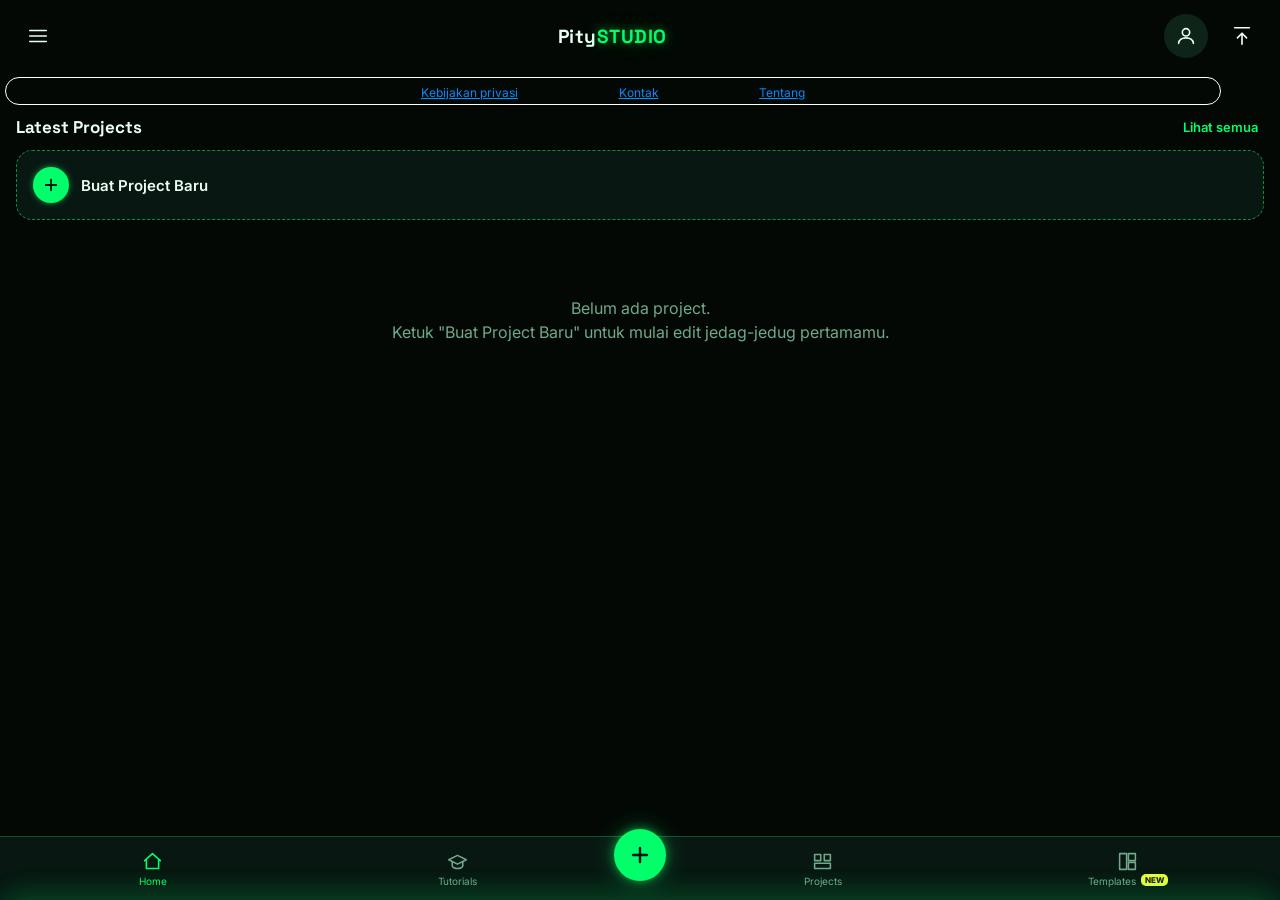
<file: studio.html>
<!DOCTYPE html>
<html lang="id">
<head>
<script async src="https://pagead2.googlesyndication.com/pagead/js/adsbygoogle.js?client=ca-pub-7405559855984003" crossorigin="anonymous"></script>
<meta charset="UTF-8">
<meta name="viewport" content="width=device-width, initial-scale=1.0, maximum-scale=1.0, user-scalable=no, viewport-fit=cover">
<meta name="theme-color" content="#0A0C10">
<title>Jedag Studio</title>
<link rel="preconnect" href="https://fonts.googleapis.com">
<link href="https://fonts.googleapis.com/css2?family=Space+Grotesk:wght@500;600;700&family=Inter:wght@400;500;600;700&display=swap" rel="stylesheet">
<link rel="stylesheet" href="studio-style.css">
</head>
<body>

<!-- ============ HOME PAGE ============ -->
<div id="page-home" class="page active">
  <header class="app-topbar">
    <button class="icon-btn" id="btnMenu" aria-label="Menu">
      <svg viewBox="0 0 24 24"><path d="M3 6h18M3 12h18M3 18h18"/></svg>
    </button>
    <div class="brand">
      <span class="brand-jedag">Pity</span><span class="brand-studio">STUDIO</span>
    </div>
    <button class="icon-btn avatar-btn" id="btnAvatar" aria-label="Akun">
      <svg viewBox="0 0 24 24"><circle cx="12" cy="8" r="4"/><path d="M4 20c0-4 4-6 8-6s8 2 8 6"/></svg>
    </button>
    <button class="icon-btn" id="btnRestoreProject" aria-label="Restore Project">
      <svg viewBox="0 0 24 24"><path d="M12 21V9M7 14l5-5 5 5M4 3h16"/></svg>
    </button>
  </header>
  <div class="hest">
  <a class="privacy-btn" href="privasi.html">Kebijakan privasi</a>
  <a class="privacy-btn" href="kontak.html">Kontak</a>
  <a class="privacy-btn" href="tentang.html">Tentang</a>
  </div>

  <main class="home-scroll">
    <div class="section-row">
      <h2>Latest Projects</h2>
      <button class="link-btn" id="btnViewAll">Lihat semua</button>
    </div>

    <button class="create-project-card" id="btnCreateProject">
      <span class="plus-circle-sm"><svg viewBox="0 0 24 24"><path d="M12 5v14M5 12h14"/></svg></span>
      <span>Buat Project Baru</span>
    </button>

    <div id="projectList" class="project-list"></div>
    <div id="emptyProjects" class="empty-state hidden">
      <p>Belum ada project.</p>
      <p class="muted">Ketuk "Buat Project Baru" untuk mulai edit jedag-jedug pertamamu.</p>
    </div>
  </main>
</div>

<!-- ============ PROJECTS PAGE ============ -->
<div id="page-projects" class="page">
  <header class="app-topbar">
    <span class="page-title">Projects</span>
  </header>
  <main class="home-scroll">
    <div id="projectListFull" class="project-list"></div>
  </main>
</div>

<!-- ============ TEMPLATES PAGE ============ -->
<div id="page-templates" class="page">
  <header class="app-topbar">
    <span class="page-title">Templates</span>
    <button class="icon-btn" id="btnImportXmlHome" aria-label="Import Template">
      <svg viewBox="0 0 24 24"><path d="M12 3v12M7 10l5 5 5-5M4 21h16"/></svg>
    </button>
  </header>
  <main class="home-scroll">
    <div class="template-hint">Import file <b>.jedag.xml</b> untuk memakai template, atau simpan project sebagai template baru.</div>
    <div id="templateList" class="template-grid"></div>
  </main>
</div>

<!-- ============ TUTORIALS PAGE ============ -->
<div id="page-tutorials" class="page">
  <header class="app-topbar">
    <span class="page-title">Tutorials</span>
  </header>
  <main class="home-scroll">
    <div class="tutorial-card"><h3>1. Mulai Project</h3><p class="muted">Ketuk "Buat Project Baru", pilih rasio canvas, lalu tambahkan media lewat tombol + di kanan bawah editor.</p></div>
    <div class="tutorial-card"><h3>2. Sinkron Beat</h3><p class="muted">Import audio lalu ketuk "Auto Beat" untuk mendeteksi ketukan otomatis. Marker beat akan muncul di timeline audio.</p></div>
    <div class="tutorial-card"><h3>3. Efek Jedag-Jedug</h3><p class="muted">Pilih clip di timeline, buka tab Effect, lalu pilih preset seperti Beat Zoom atau Beat Shake. Aktifkan "Snap to Beat" agar efek otomatis jatuh di ketukan.</p></div>
    <div class="tutorial-card"><h3>4. Simpan sebagai Template</h3><p class="muted">Gunakan Export Template untuk membuat file .jedag.xml yang bisa dibagikan dan dipakai ulang tanpa menyertakan media asli.</p></div>
  </main>
</div>

<!-- ============ EDITOR PAGE ============ -->
<div id="page-editor" class="page">
  <header class="editor-topbar">
    <button class="icon-btn" id="btnEditorBack" aria-label="Kembali"><svg viewBox="0 0 24 24"><path d="M15 18l-6-6 6-6"/></svg></button>
    <input id="projectNameInput" class="project-name-input" value="New Project" maxlength="40">
    <div class="topbar-actions">
      <button class="icon-btn" id="btnUndo" aria-label="Undo" disabled><svg viewBox="0 0 24 24"><path d="M9 14L4 9l5-5"/><path d="M4 9h10a6 6 0 016 6v1"/></svg></button>
      <button class="icon-btn" id="btnRedo" aria-label="Redo" disabled><svg viewBox="0 0 24 24"><path d="M15 14l5-5-5-5"/><path d="M20 9H10a6 6 0 00-6 6v1"/></svg></button>
      <button class="icon-btn" id="btnEditorSettings" aria-label="Settings"><svg viewBox="0 0 24 24"><circle cx="12" cy="12" r="3"/><path d="M19.4 15a1.65 1.65 0 00.33 1.82l.06.06a2 2 0 11-2.83 2.83l-.06-.06a1.65 1.65 0 00-1.82-.33 1.65 1.65 0 00-1 1.51V21a2 2 0 01-4 0v-.09A1.65 1.65 0 009 19.4a1.65 1.65 0 00-1.82.33l-.06.06a2 2 0 11-2.83-2.83l.06-.06A1.65 1.65 0 004.68 15a1.65 1.65 0 00-1.51-1H3a2 2 0 010-4h.09A1.65 1.65 0 004.6 9a1.65 1.65 0 00-.33-1.82l-.06-.06a2 2 0 112.83-2.83l.06.06A1.65 1.65 0 009 4.6a1.65 1.65 0 001-1.51V3a2 2 0 014 0v.09a1.65 1.65 0 001 1.51 1.65 1.65 0 001.82-.33l.06-.06a2 2 0 112.83 2.83l-.06.06A1.65 1.65 0 0019.4 9c.16.31.4.55.7.7.3.15.63.23.97.23H21a2 2 0 010 4h-.09c-.34 0-.67.08-.97.23-.3.15-.54.39-.7.7z"/></svg></button>
      <button class="pill-btn accent" id="btnExport">Export</button>
    </div>
  </header>

  <div class="preview-wrap" id="previewWrap">
    <div class="preview-frame" id="previewFrame">
      <canvas id="previewCanvas"></canvas>
      <div id="textOverlayLayer" class="text-overlay-layer"></div>
      <div id="previewGridOverlay" class="preview-grid-overlay hidden"></div>
      <div id="previewSafeArea" class="preview-safe-area hidden"></div>
      <div id="transformGizmo" class="transform-gizmo"></div>
      <div id="penToolOverlay" class="pen-tool-overlay hidden"></div>
      <div id="perfMonitor" class="perf-monitor hidden"></div>
    </div>
    <button class="icon-btn preview-fullscreen-btn" id="btnFullscreen" aria-label="Fullscreen"><svg viewBox="0 0 24 24"><path d="M8 3H5a2 2 0 00-2 2v3M16 3h3a2 2 0 012 2v3M8 21H5a2 2 0 01-2-2v-3M16 21h3a2 2 0 002-2v-3"/></svg></button>
    <div class="ratio-chip" id="ratioChip">9:16</div>
    <div class="preview-tools" id="previewTools">
      <button class="preview-tool-btn active" id="btnToggleSnap" title="Snap">🧲</button>
      <button class="preview-tool-btn" id="btnToggleGrid" title="Grid">▦</button>
      <button class="preview-tool-btn" id="btnToggleSafeArea" title="Safe Area">⛶</button>
    </div>
  </div>

  <div class="transport-row">
    <button class="icon-btn" id="btnPlayPause" aria-label="Play"><svg id="playIcon" viewBox="0 0 24 24"><path d="M8 5v14l11-7z"/></svg></button>
    <span class="timecode" id="timecode">00:00:00 / 00:00:00</span>
    <div class="transport-spacer"></div>
    <button class="icon-btn sm" id="btnZoomOut" aria-label="Zoom out">-</button>
    <input type="range" id="zoomSlider" class="zoom-slider" min="20" max="400" value="90" step="1" aria-label="Zoom timeline">
    <button class="icon-btn sm" id="btnZoomIn" aria-label="Zoom in">+</button>
    <button class="icon-btn sm" id="btnSplit" aria-label="Split clip"><svg viewBox="0 0 24 24"><path d="M6 3v18M18 3v18M9 12h6"/></svg></button>
  </div>
  <div class="timeline-toolbar-2" id="timelineToolbar2">
    <button class="mini-tool-btn" id="btnFrameBack" title="Frame sebelumnya">⏮</button>
    <button class="mini-tool-btn" id="btnFrameFwd" title="Frame berikutnya">⏭</button>
    <button class="mini-tool-btn" id="btnAddMarker" title="Tambah Marker">🚩</button>
    <button class="mini-tool-btn" id="btnCamera" title="Kamera">🎥</button>
    <button class="mini-tool-btn" id="btnMultiSelect" title="Multi-select clip">☑️</button>
    <button class="mini-tool-btn" id="btnRipple" title="Ripple Delete">🧲🗑</button>
  </div>

  <div class="timeline-wrap" id="timelineWrap">
    <div class="comp-breadcrumb hidden" id="compBreadcrumb"></div>
    <div class="timeline-ruler" id="timelineRuler"></div>
    <div class="timeline-scroll" id="timelineScroll">
      <div class="timeline-tracks" id="timelineTracks"></div>
      <div class="playhead" id="playhead"></div>
    </div>
    <div class="timeline-empty-hint" id="timelineEmptyHint">Ketuk + untuk menambahkan media pertamamu</div>
    <div class="multi-select-bar hidden" id="multiSelectBar">
      <span id="multiSelectCount">0 dipilih</span>
      <button class="pill-btn ghost sm" id="bMultiSelPrecompose">Pre-compose</button>
      <button class="pill-btn ghost sm" id="bMultiSelDup">Duplikat</button>
      <button class="pill-btn ghost sm" id="bMultiSelHide">Hide</button>
      <button class="pill-btn ghost sm" id="bMultiSelLock">Lock</button>
      <button class="pill-btn ghost sm danger" id="bMultiSelDel">Hapus</button>
    </div>
  </div>

  <!-- clip context tabs (shows when a clip is selected) -->
  <div class="clip-tabs-bar hidden" id="clipTabsBar">
    <div class="clip-tabs-scroll">
      <button class="clip-tab active" data-tab="basic">Basic</button>
      <button class="clip-tab" data-tab="animation">Animation</button>
      <button class="clip-tab" data-tab="effect">Effect</button>
      <button class="clip-tab" data-tab="adjust">Adjust</button>
      <button class="clip-tab" data-tab="speed">Speed</button>
      <button class="clip-tab" data-tab="mask">Mask</button>
      <button class="clip-tab" data-tab="transition">Transition</button>
      <button class="clip-tab" data-tab="blend">Blend</button>
      <button class="clip-tab" data-tab="layer">Layer</button>
    </div>
    <button class="icon-btn sm" id="btnCloseClipTabs">✕</button>
  </div>

  <!-- Floating add button -->
  <button class="fab" id="fabAdd" aria-label="Tambah">
    <svg viewBox="0 0 24 24"><path d="M12 5v14M5 12h14"/></svg>
  </button>
</div>

<!-- ============ BOTTOM NAV (shown on non-editor pages) ============ -->
<nav class="bottom-nav" id="bottomNav">
  <button class="nav-item active" data-page="home">
    <svg viewBox="0 0 24 24"><path d="M3 11l9-8 9 8M5 10v10h14V10"/></svg><span>Home</span>
  </button>
  <button class="nav-item" data-page="tutorials">
    <svg viewBox="0 0 24 24"><path d="M22 10L12 5 2 10l10 5 10-5zM6 12v5c0 1.5 3 3 6 3s6-1.5 6-3v-5"/></svg><span>Tutorials</span>
  </button>
  <button class="nav-item nav-item-fab" id="navCreate">
    <span class="nav-fab"><svg viewBox="0 0 24 24"><path d="M12 5v14M5 12h14"/></svg></span>
  </button>
  <button class="nav-item" data-page="projects">
    <svg viewBox="0 0 24 24"><rect x="3" y="4" width="7" height="7"/><rect x="14" y="4" width="7" height="7"/><rect x="3" y="14" width="18" height="6"/></svg><span>Projects</span>
  </button>
  <button class="nav-item" data-page="templates">
    <svg viewBox="0 0 24 24"><rect x="3" y="3" width="8" height="18"/><rect x="13" y="3" width="8" height="8"/><rect x="13" y="13" width="8" height="8"/></svg><span>Templates <span class="new-badge">NEW</span></span>
  </button>
</nav>

<!-- ============ BOTTOM SHEET: Add menu ============ -->
<div class="sheet-backdrop" id="sheetBackdropAdd"></div>
<div class="bottom-sheet" id="sheetAdd">
  <div class="sheet-handle"></div>
  <div class="sheet-title">Tambah</div>
  <div class="add-grid">
    <button class="add-item" data-add="media"><span class="add-icon">🖼️</span>Media</button>
    <button class="add-item" data-add="video"><span class="add-icon">🎬</span>Video</button>
    <button class="add-item" data-add="photo"><span class="add-icon">📷</span>Foto</button>
    <button class="add-item" data-add="audio"><span class="add-icon">🎵</span>Audio</button>
    <button class="add-item" data-add="text"><span class="add-icon">🅣</span>Text</button>
    <button class="add-item" data-add="shape"><span class="add-icon">◆</span>Shape</button>
    <button class="add-item" data-add="sticker"><span class="add-icon">✨</span>Sticker</button>
    <button class="add-item" data-add="effect"><span class="add-icon">⚡</span>Effect</button>
    <button class="add-item" data-add="transition"><span class="add-icon">⇄</span>Transition</button>
    <button class="add-item" data-add="overlay"><span class="add-icon">▦</span>Overlay</button>
    <button class="add-item" data-add="beat"><span class="add-icon">🥁</span>Beat</button>
    <button class="add-item" data-add="adjustment"><span class="add-icon">🎚️</span>Adjustment</button>
    <button class="add-item" data-add="subtitle"><span class="add-icon">💬</span>Subtitle</button>
    <button class="add-item" data-add="null"><span class="add-icon">⊕</span>Null Object</button>
  </div>
</div>

<!-- ============ BOTTOM SHEET: generic panel (effects/adjust/animation/etc) ============ -->
<div class="sheet-backdrop" id="sheetBackdropPanel"></div>
<div class="bottom-sheet tall" id="sheetPanel">
  <div class="sheet-handle" id="panelDragHandle"></div>
  <div class="sheet-title" id="panelTitle">Panel</div>
  <div class="sheet-body" id="panelBody"></div>
</div>

<!-- ============ MODAL: New project ============ -->
<div class="modal-backdrop" id="modalNewProject">
  <div class="modal-card">
    <h3>Project Baru</h3>
    <p class="muted">Pilih rasio canvas</p>
    <div class="ratio-grid">
      <button class="ratio-opt active" data-ratio="9:16">9:16<span>Reels/TikTok</span></button>
      <button class="ratio-opt" data-ratio="16:9">16:9<span>YouTube</span></button>
      <button class="ratio-opt" data-ratio="1:1">1:1<span>Feed</span></button>
      <button class="ratio-opt" data-ratio="4:5">4:5<span>Portrait</span></button>
    </div>
    <div class="modal-actions">
      <button class="pill-btn ghost" id="btnCancelNewProject">Batal</button>
      <button class="pill-btn accent" id="btnConfirmNewProject">Buat</button>
    </div>
  </div>
</div>

<!-- ============ MODAL: Export ============ -->
<div class="modal-backdrop" id="modalExport">
  <div class="modal-card">
    <h3>Export Video</h3>
    <div class="option-row">
      <span>Resolusi</span>
      <div class="seg" id="segRes">
        <button class="seg-opt" data-res="480">480p</button>
        <button class="seg-opt active" data-res="720">720p</button>
        <button class="seg-opt" data-res="1080">1080p</button>
        <button class="seg-opt" data-res="1440">1440p</button>
      </div>
    </div>
    <div class="option-row">
      <span>Frame rate</span>
      <div class="seg" id="segFps">
        <button class="seg-opt" data-fps="24">24</button>
        <button class="seg-opt" data-fps="25">25</button>
        <button class="seg-opt active" data-fps="30">30</button>
        <button class="seg-opt" data-fps="50">50</button>
        <button class="seg-opt" data-fps="60">60</button>
      </div>
    </div>
    <p class="muted small" id="exportFormatNote">Format output: WebM (MP4 tidak didukung browser ini)</p>
    <p class="muted small" id="exportSizeEstimate">Estimasi ukuran file: —</p>
    <div class="export-progress hidden" id="exportProgress">
      <div class="export-progress-bar"><div id="exportProgressFill"></div></div>
      <span id="exportProgressLabel">Merender... 0%</span>
    </div>
    <div class="modal-actions">
      <button class="pill-btn ghost" id="btnCancelExport">Batal</button>
      <button class="pill-btn accent" id="btnStartExport">Mulai Export</button>
    </div>
  </div>
</div>

<!-- ============ MODAL: XML Import media mapping ============ -->
<div class="modal-backdrop" id="modalImportMap">
  <div class="modal-card">
    <h3>Lengkapi Media</h3>
    <p class="muted small">Template ini butuh media berikut. Pilih file untuk tiap placeholder.</p>
    <div id="mediaMapList" class="media-map-list"></div>
    <div class="modal-actions">
      <button class="pill-btn ghost" id="btnCancelImportMap">Batal</button>
      <button class="pill-btn ghost" id="btnAutoFillMedia">Auto Fill</button>
      <button class="pill-btn accent" id="btnConfirmImportMap">Buat Project</button>
    </div>
  </div>
</div>

<!-- hidden file inputs -->
<input type="file" id="fileInputVideo" accept="video/*" multiple hidden>
<input type="file" id="fileInputPhoto" accept="image/*" multiple hidden>
<input type="file" id="fileInputAudio" accept="audio/*" hidden>
<input type="file" id="fileInputXml" accept=".xml,.jedag.xml,text/xml" hidden>
<input type="file" id="fileInputRestore" accept=".json,.jedagbackup.json,application/json" hidden>
<input type="file" id="fileInputMap" accept="video/*,image/*" hidden>

<div class="toast" id="toast"></div>

<script src="studio-script.js"></script>
<script src="effect.js"></script>
<script src="editor.js"></script>
</body>
</html>
</file>
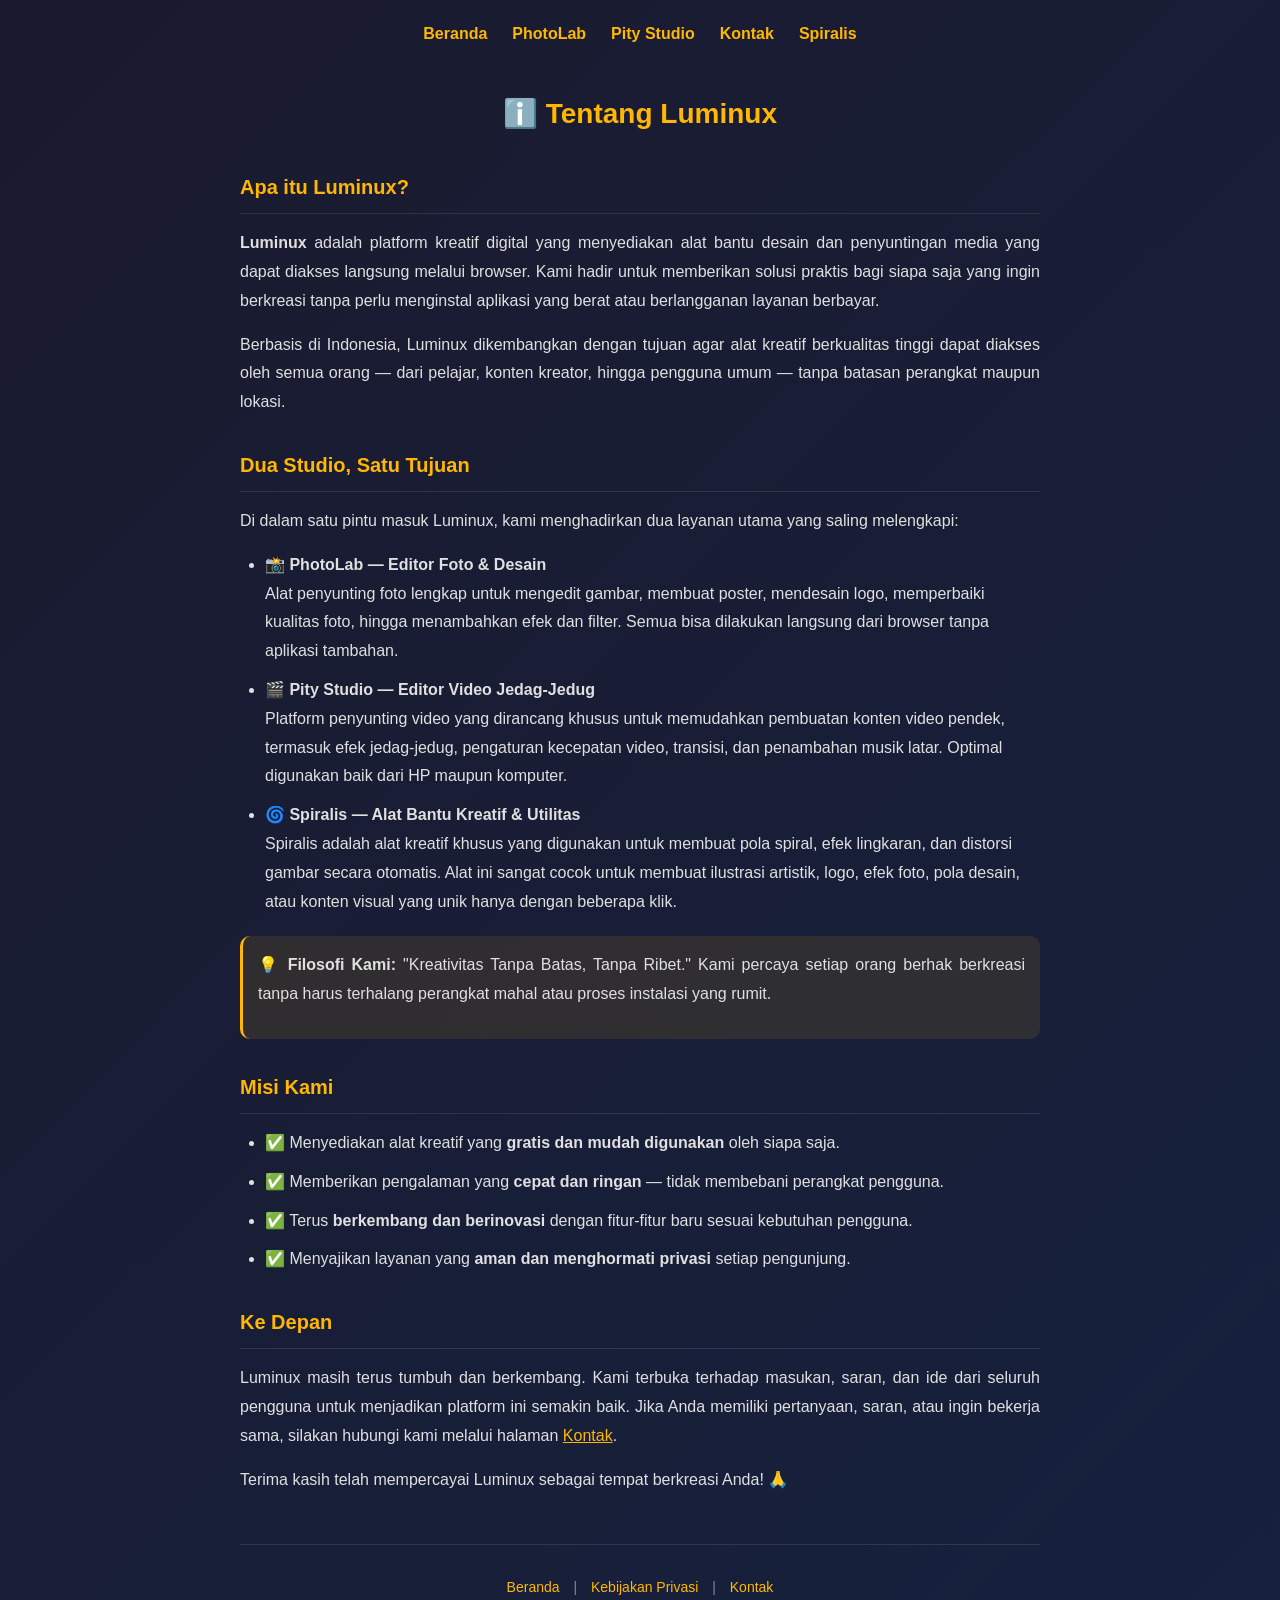
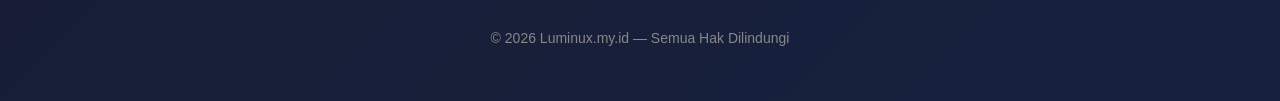
<file: tentang.html>
<!DOCTYPE html>
<html lang="id">
<head>
    <meta charset="UTF-8">
    <meta name="viewport" content="width=device-width, initial-scale=1.0">
    <title>Tentang Kami | Luminux</title>
    <style>
        * { margin: 0; padding: 0; box-sizing: border-box; font-family: 'Segoe UI', sans-serif; }
        body { background: linear-gradient(135deg, #1a1a2e, #16213e); min-height: 100vh; color: white; padding: 20px; line-height: 1.8; }
        .container { max-width: 800px; margin: 0 auto; }
        nav { display: flex; justify-content: center; gap: 25px; margin-bottom: 40px; flex-wrap: wrap; }
        nav a { color: #ffb703; text-decoration: none; font-weight: 600; }
        nav a:hover { text-decoration: underline; }
        h1 { color: #ffb703; margin-bottom: 30px; text-align: center; font-size: 28px; }
        h2 { color: #ffb703; margin: 30px 0 15px; font-size: 20px; border-bottom: 1px solid rgba(255,255,255,0.1); padding-bottom: 8px; }
        p { margin-bottom: 15px; color: #e0e0e0; text-align: justify; }
        ul { margin: 15px 0 20px 25px; }
        li { margin-bottom: 10px; color: #e0e0e0; }
        .highlight { background: rgba(255, 183, 3, 0.1); padding: 15px; border-radius: 10px; border-left: 3px solid #ffb703; margin: 20px 0; }
        footer { text-align: center; padding: 30px 20px; margin-top: 50px; border-top: 1px solid rgba(255,255,255,0.1); color: #888; font-size: 14px; }
        footer a { color: #ffb703; margin: 0 10px; text-decoration: none; }
    </style>
    <!-- AdSense Code -->
    <script async src="https://pagead2.googlesyndication.com/pagead/js/adsbygoogle.js?client=ca-pub-7405559855984003" crossorigin="anonymous"></script>
</head>
<body>
    <div class="container">
        <!-- Navigasi -->
        <nav>
            <a href="index.html">Beranda</a>
            <a href="photolab.html">PhotoLab</a>
            <a href="pitystudio.html">Pity Studio</a>
            <a href="kontak.html">Kontak</a>
            <a href="spiralis.html">Spiralis</a>
        </nav>

        <h1>ℹ️ Tentang Luminux</h1>

        <h2>Apa itu Luminux?</h2>
        <p><strong>Luminux</strong> adalah platform kreatif digital yang menyediakan alat bantu desain dan penyuntingan media yang dapat diakses langsung melalui browser. Kami hadir untuk memberikan solusi praktis bagi siapa saja yang ingin berkreasi tanpa perlu menginstal aplikasi yang berat atau berlangganan layanan berbayar.</p>
        <p>Berbasis di Indonesia, Luminux dikembangkan dengan tujuan agar alat kreatif berkualitas tinggi dapat diakses oleh semua orang — dari pelajar, konten kreator, hingga pengguna umum — tanpa batasan perangkat maupun lokasi.</p>

        <h2>Dua Studio, Satu Tujuan</h2>
        <p>Di dalam satu pintu masuk Luminux, kami menghadirkan dua layanan utama yang saling melengkapi:</p>
        
        <ul>
            <li><strong>📸 PhotoLab — Editor Foto & Desain</strong><br>
            Alat penyunting foto lengkap untuk mengedit gambar, membuat poster, mendesain logo, memperbaiki kualitas foto, hingga menambahkan efek dan filter. Semua bisa dilakukan langsung dari browser tanpa aplikasi tambahan.</li>
            
            <li><strong>🎬 Pity Studio — Editor Video Jedag-Jedug</strong><br>
            Platform penyunting video yang dirancang khusus untuk memudahkan pembuatan konten video pendek, termasuk efek jedag-jedug, pengaturan kecepatan video, transisi, dan penambahan musik latar. Optimal digunakan baik dari HP maupun komputer.</li>
          <li><strong>🌀 Spiralis — Alat Bantu Kreatif & Utilitas</strong><br>
            Spiralis adalah alat kreatif khusus yang digunakan untuk membuat pola spiral, efek lingkaran, dan distorsi gambar secara otomatis. Alat ini sangat cocok untuk membuat ilustrasi artistik, logo, efek foto, pola desain, atau konten visual yang unik hanya dengan beberapa klik.
          </li>
        </ul>

        <div class="highlight">
            <p><strong>💡 Filosofi Kami:</strong> "Kreativitas Tanpa Batas, Tanpa Ribet." Kami percaya setiap orang berhak berkreasi tanpa harus terhalang perangkat mahal atau proses instalasi yang rumit.</p>
        </div>

        <h2>Misi Kami</h2>
        <ul>
            <li>✅ Menyediakan alat kreatif yang <strong>gratis dan mudah digunakan</strong> oleh siapa saja.</li>
            <li>✅ Memberikan pengalaman yang <strong>cepat dan ringan</strong> — tidak membebani perangkat pengguna.</li>
            <li>✅ Terus <strong>berkembang dan berinovasi</strong> dengan fitur-fitur baru sesuai kebutuhan pengguna.</li>
            <li>✅ Menyajikan layanan yang <strong>aman dan menghormati privasi</strong> setiap pengunjung.</li>
        </ul>

        <h2>Ke Depan</h2>
        <p>Luminux masih terus tumbuh dan berkembang. Kami terbuka terhadap masukan, saran, dan ide dari seluruh pengguna untuk menjadikan platform ini semakin baik. Jika Anda memiliki pertanyaan, saran, atau ingin bekerja sama, silakan hubungi kami melalui halaman <a href="kontak.html" style="color:#ffb703;">Kontak</a>.</p>
        <p>Terima kasih telah mempercayai Luminux sebagai tempat berkreasi Anda! 🙏</p>

        <!-- Footer -->
        <footer>
            <a href="index.html">Beranda</a> |
            <a href="privasi.html">Kebijakan Privasi</a> |
            <a href="kontak.html">Kontak</a>
            <br><br>
            © 2026 Luminux.my.id — Semua Hak Dilindungi
        </footer>
    </div>
</body>
</html>
</file>
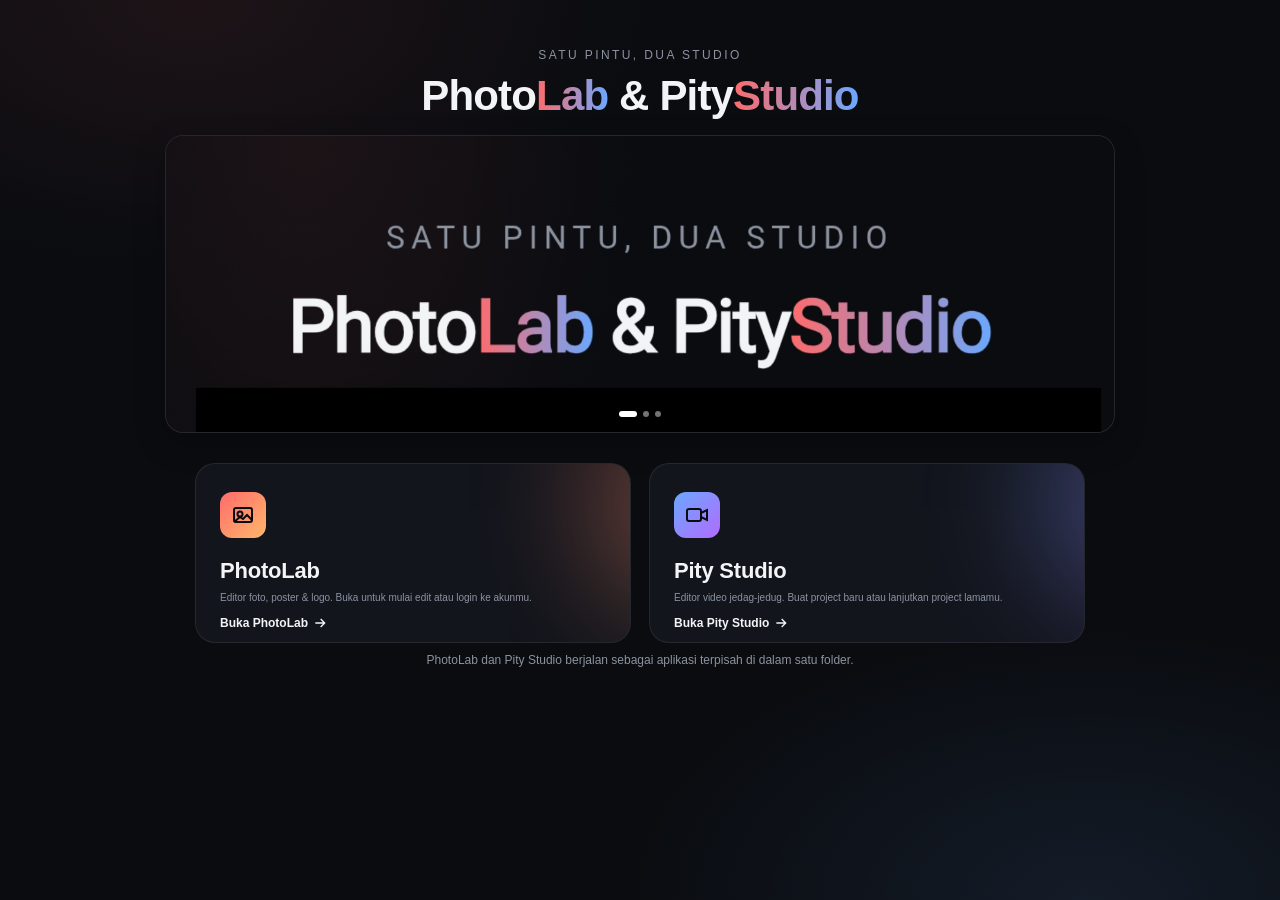
<file: UFNAI.html>
<!DOCTYPE html>
<html lang="id">
<head>
<meta charset="UTF-8">
<meta name="viewport" content="width=device-width, initial-scale=1, maximum-scale=1, user-scalable=no, viewport-fit=cover">
<meta name="theme-color" content="#0A0C10">
<title>Studio — PhotoLab & Pity Studio</title>
<style>
  :root{
    --bg:#0A0C10;
    --bg-soft:#12151C;
    --line:rgba(255,255,255,.08);
    --ink:#F3F4F6;
    --ink-dim:#8B93A1;
    --photo-a:#FF6B6B;
    --photo-b:#FFB86B;
    --video-a:#6BA8FF;
    --video-b:#B26BFF;
  }
  /* Hilangkan highlight biru saat elemen disentuh */
* {
  -webkit-tap-highlight-color: transparent;
}

/* Hilangkan outline saat elemen mendapat fokus */
*:focus {
  outline: none;
}

/* Hilangkan selection teks */
* {
  -webkit-user-select: none;
  user-select: none;
}
  *{box-sizing:border-box;}
  html,body{margin:0;padding:0;}
  body{
    min-height:100vh;
    background:
      radial-gradient(60% 50% at 15% 0%, rgba(255,107,107,.08), transparent 60%),
      radial-gradient(60% 50% at 85% 100%, rgba(107,168,255,.10), transparent 60%),
      var(--bg);
    color:var(--ink);
    font-family:'Inter',-apple-system,BlinkMacSystemFont,'Segoe UI',sans-serif;
    display:flex;
    flex-direction:column;
    align-items:center;
    padding:48px 20px 32px;
  }
  .brand{
    text-align:center;
    margin-bottom:40px;
  }
  .brand .eyebrow{
    font-size:12px;
    letter-spacing:.2em;
    text-transform:uppercase;
    color:var(--ink-dim);
    margin-bottom:10px;
  }
  .brand h1{
    font-size:clamp(28px,7vw,42px);
    font-weight:700;
    margin:0;
    letter-spacing:-0.02em;
  }
  .brand h1 span{
    background:linear-gradient(90deg,var(--photo-a),var(--video-a));
    -webkit-background-clip:text;
    background-clip:text;
    color:transparent;
  }
  .cards{
    width:100%;
    max-width:890px;
    display:grid;
    grid-template-columns:1fr;
    gap:18px;
  }
  @media(min-width:720px){
    .cards{grid-template-columns:1fr 1fr;}
  }
  .card{
    position:relative;
    overflow:hidden;
    border-radius:20px;
    border:1px solid var(--line);
    background:var(--bg-soft);
    padding:28px 24px;
    text-decoration:none;
    color:var(--ink);
    display:flex;
    flex-direction:column;
    justify-content:space-between;
    height:180px;
    transition:transform .25s ease, border-color .25s ease;
  }
  .card:active{transform:scale(.98);}
  .card::before{
    content:"";
    position:absolute;
    inset:-40% -40% auto auto;
    width:220px;
    height:220px;
    border-radius:50%;
    filter:blur(60px);
    opacity:.35;
    pointer-events:none;
  }
  .card.photo::before{background:linear-gradient(135deg,var(--photo-a),var(--photo-b));}
  .card.video::before{background:linear-gradient(135deg,var(--video-a),var(--video-b));}
  .card:hover{border-color:rgba(255,255,255,.2);}
  .card .icon{
    width:46px;height:46px;
    border-radius:12px;
    display:flex;align-items:center;justify-content:center;
    margin-bottom:20px;
  }
  .card.photo .icon{background:linear-gradient(135deg,var(--photo-a),var(--photo-b));}
  .card.video .icon{background:linear-gradient(135deg,var(--video-a),var(--video-b));}
  .card svg{width:24px;height:24px;stroke:#0A0C10;fill:none;stroke-width:2;}
  .card h2{
    font-size:22px;
    margin:0 0 6px;
    font-weight:700;
    letter-spacing:-0.01em;
  }
  .card p{
    margin:0;
    color:var(--ink-dim);
    font-size:10px;
    line-height:1.5;
  }
  .card .go{
    margin-top:10px;
    display:inline-flex;
    align-items:center;
    gap:4px;
    font-size:12px;
    font-weight:600;
    color:var(--ink);
  }
  .card .go svg{width:16px;height:16px;stroke:var(--ink);}
  footer{
    margin-top:10px;
    color:var(--ink-dim);
    font-size:12px;
    text-align:center;
  }
  /* =========================
   PAPAN IKLAN
========================= */

.ad-slider {
  width: 100%;
  max-width: 950px;
  margin: -25px auto 30px;
  overflow: hidden;
  position: relative;

  border-radius: 18px;
  background: #12151C;
  border: 1px solid rgba(255,255,255,.08);

  box-shadow: 0 10px 30px rgba(0,0,0,.25);
}

.ad-track {
  display: flex;
  width: 100%;

  transition:
    transform .55s cubic-bezier(.4,0,.2,1);

  touch-action: pan-y;
}

.ad-item {
  min-width: 100%;
  display: block;

  aspect-ratio: 16 / 5;

  overflow: hidden;
}

.ad-item img {
  width: 100%;
  height: 100%;

  display: block;

  object-fit: cover;

  user-select: none;
  -webkit-user-drag: none;
}

/* =========================
   DOT INDIKATOR
========================= */

.ad-dots {
  position: absolute;

  left: 50%;
  bottom: 10px;

  transform: translateX(-50%);

  display: flex;
  gap: 6px;

  padding: 5px 8px;

  border-radius: 20px;

  background: rgba(0,0,0,.35);
  backdrop-filter: blur(8px);
}

.ad-dot {
  width: 6px;
  height: 6px;

  border-radius: 50%;

  background: rgba(255,255,255,.45);

  transition: all .25s ease;
}

.ad-dot.active {
  width: 18px;

  border-radius: 10px;

  background: white;
}

/* =========================
   MOBILE
========================= */

@media (max-width: 600px) {

  .ad-slider {
    margin: -25px auto 25px;
    border-radius: 14px;
  }

  .ad-item {
    aspect-ratio: 16 / 6;
  }

    }
</style>
</head>
<body>

  <div class="brand">
    <div class="eyebrow">Satu pintu, dua studio</div>
    <h1>Photo<span>Lab</span> &amp; Pity<span>Studio</span></h1>
  </div>
<!-- PAPAN IKLAN -->
<div class="ad-slider" id="adSlider">
  <div class="ad-track" id="adTrack">

    <a class="ad-item" href="#" onclick="return false;">
      <img src="foto-iklan-1.png" alt="Iklan 1">
    </a>

    <a class="ad-item" href="photolab.html">
      <img src="foto-iklan-2.png" alt="Iklan 2">
    </a>

    <a class="ad-item" href="studio.html">
      <img src="foto-iklan-3.png" alt="Iklan 3">
    </a>

  </div>

  <div class="ad-dots" id="adDots"></div>
</div>
  <div class="cards">
    <a class="card photo" href="photolab.html">
      <div>
        <div class="icon">
          <svg viewBox="0 0 24 24"><rect x="3" y="5" width="18" height="14" rx="2"/><circle cx="9" cy="11" r="2.5"/><path d="M21 17l-5-5-4 4-3-2-6 5"/></svg>
        </div>
        <h2>PhotoLab</h2>
        <p>Editor foto, poster &amp; logo. Buka untuk mulai edit atau login ke akunmu.</p>
      </div>
      <span class="go">Buka PhotoLab
        <svg viewBox="0 0 24 24" stroke-width="2" fill="none"><path d="M5 12h14M13 6l6 6-6 6"/></svg>
      </span>
    </a>

    <a class="card video" href="studio.html">
      <div>
        <div class="icon">
          <svg viewBox="0 0 24 24"><rect x="2" y="6" width="14" height="12" rx="2"/><path d="M16 10l6-3v10l-6-3"/></svg>
        </div>
        <h2>Pity Studio</h2>
        <p>Editor video jedag-jedug. Buat project baru atau lanjutkan project lamamu.</p>
      </div>
      <span class="go">Buka Pity Studio
        <svg viewBox="0 0 24 24" stroke-width="2" fill="none"><path d="M5 12h14M13 6l6 6-6 6"/></svg>
      </span>
    </a>
  </div>

  <footer>PhotoLab dan Pity Studio berjalan sebagai aplikasi terpisah di dalam satu folder.</footer>
<script>
  /* =========================
   PAPAN IKLAN AUTO SLIDER
========================= */

(function () {

  const slider = document.getElementById("adSlider");
  const track = document.getElementById("adTrack");
  const items = document.querySelectorAll(".ad-item");
  const dotsContainer = document.getElementById("adDots");

  if (!slider || !track || items.length === 0) return;

  let current = 0;
  let timer;

  /* =========================
     BUAT DOT
  ========================= */

  items.forEach((item, index) => {

    const dot = document.createElement("span");

    dot.className = "ad-dot";

    if (index === 0) {
      dot.classList.add("active");
    }

    dot.addEventListener("click", () => {
      goToSlide(index);
      restartTimer();
    });

    dotsContainer.appendChild(dot);

  });

  const dots = document.querySelectorAll(".ad-dot");


  /* =========================
     PINDAH IKLAN
  ========================= */

  function goToSlide(index) {

    current = index;

    track.style.transform =
      `translateX(-${current * 100}%)`;

    dots.forEach((dot, i) => {

      dot.classList.toggle(
        "active",
        i === current
      );

    });

  }


  /* =========================
     AUTO 3 DETIK
  ========================= */

  function startTimer() {

    timer = setInterval(() => {

      current++;

      if (current >= items.length) {
        current = 0;
      }

      goToSlide(current);

    }, 3000);

  }


  function restartTimer() {

    clearInterval(timer);

    startTimer();

  }


  /* =========================
     SWIPE HP
  ========================= */

  let startX = 0;
  let endX = 0;

  slider.addEventListener("touchstart", (e) => {

    startX = e.touches[0].clientX;

    clearInterval(timer);

  }, {
    passive: true
  });


  slider.addEventListener("touchend", (e) => {

    endX = e.changedTouches[0].clientX;

    const distance = endX - startX;


    if (Math.abs(distance) > 50) {

      /* Geser kiri */
      if (distance < 0) {

        current++;

        if (current >= items.length) {
          current = 0;
        }

      }

      /* Geser kanan */
      else {

        current--;

        if (current < 0) {
          current = items.length - 1;
        }

      }

      goToSlide(current);

    }

    startTimer();

  }, {
    passive: true
  });


  /* Mulai otomatis */
  startTimer();

})();
</script>
</body>
</html>
</file>
<file: studio-style.css>
:root{
  --bg:#030805;
  --surface:#081712;
  --surface-2:#0E2419;
  --surface-3:#153420;
  --line:#1E4A2E;
  --text:#EAFFF1;
  --muted:#6FA98A;
  --accent:#00FF6A;
  --accent-soft:#7CFFB8;
  --accent-dim:#0B8F3E;
  --accent2:#FF2E7A;
  --warn:#E7FF3D;
  --radius:16px;
  --radius-sm:10px;
  --safe-b:env(safe-area-inset-bottom,0px);
  --safe-t:env(safe-area-inset-top,0px);
  --ff-display:'Space Grotesk',system-ui,sans-serif;
  --ff-body:'Inter',system-ui,-apple-system,sans-serif;
  --glow-sm:0 0 6px rgba(0,255,106,.55);
  --glow-md:0 0 10px rgba(0,255,106,.55), 0 0 26px rgba(0,255,106,.28);
  --glow-lg:0 0 18px rgba(0,255,106,.6), 0 0 46px rgba(0,255,106,.32);
  --glow-pink:0 0 10px rgba(255,46,122,.6), 0 0 24px rgba(255,46,122,.3);
}
*{box-sizing:border-box;-webkit-tap-highlight-color:transparent;}
html,body{height:100%;}
body{
  margin:0;
  background:
    radial-gradient(ellipse 120% 60% at 50% -10%, rgba(0,255,106,.10), transparent 60%),
    repeating-linear-gradient(180deg, rgba(0,255,106,.028) 0px, rgba(0,255,106,.028) 1px, transparent 1px, transparent 26px),
    var(--bg);
  color:var(--text);
  font-family:var(--ff-body);
  overflow:hidden;
  position:fixed;
  inset:0;
  overscroll-behavior:none;
}
svg{width:22px;height:22px;fill:none;stroke:currentColor;stroke-width:1.8;stroke-linecap:round;stroke-linejoin:round;}
button{font-family:inherit;color:inherit;background:none;border:none;cursor:pointer;}
input{font-family:inherit;}

.page{position:absolute;inset:0;display:none;flex-direction:column;background:var(--bg);}
.page.active{display:flex;}

/* ---------- Home / list pages ---------- */
.app-topbar{
  display:flex;align-items:center;gap:12px;
  padding:calc(14px + var(--safe-t)) 16px 14px;
  flex-shrink:0;
}
.page-title{font-family:var(--ff-display);font-size:20px;font-weight:700;flex:1;}
.icon-btn{
  width:44px;height:44px;min-width:44px;display:flex;align-items:center;justify-content:center;
  border-radius:12px;color:var(--text);flex-shrink:0;
}
.icon-btn:active{background:var(--surface-2);}
.icon-btn.sm{width:36px;height:36px;min-width:36px;font-size:16px;font-weight:700;}
.icon-btn:disabled{opacity:.3;}
.avatar-btn{background:var(--surface-2);border-radius:50%;}
.brand{flex:1;text-align:center;font-family:var(--ff-display);font-weight:700;letter-spacing:.5px;font-size:19px;}
.brand-jedag{color:var(--text);}
.brand-studio{color:var(--accent);text-shadow:var(--glow-md);}

.home-scroll{flex:1;overflow-y:auto;padding:0 16px calc(100px + var(--safe-b));-webkit-overflow-scrolling:touch;}
.section-row{display:flex;align-items:center;justify-content:space-between;margin:6px 0 12px;}
.section-row h2{font-size:17px;margin:0;font-family:var(--ff-display);}
.link-btn{color:var(--accent);font-size:13px;font-weight:600;}

.create-project-card{
  width:100%;display:flex;align-items:center;gap:12px;
  border:1.5px dashed var(--accent-dim);border-radius:var(--radius);
  padding:16px;margin-bottom:14px;color:var(--text);font-weight:600;font-size:15px;background:var(--surface);
}
.create-project-card:active{background:var(--surface-2);}
.plus-circle-sm{
  width:36px;height:36px;border-radius:50%;background:var(--accent);
  display:flex;align-items:center;justify-content:center;flex-shrink:0;box-shadow:var(--glow-sm);
}
.plus-circle-sm svg{stroke:#02150B;width:18px;height:18px;stroke-width:2.4;}

.project-list{display:flex;flex-direction:column;gap:12px;}
.project-card{
  display:flex;gap:12px;background:var(--surface);border-radius:var(--radius);padding:10px;align-items:stretch;
  border:1px solid var(--line);
}
.project-thumb{
  width:64px;height:88px;border-radius:10px;background:var(--surface-3);flex-shrink:0;
  background-size:cover;background-position:center;position:relative;overflow:hidden;
}
.project-thumb .dur-badge{
  position:absolute;left:4px;bottom:4px;background:rgba(0,0,0,.65);color:#fff;font-size:9px;
  padding:2px 4px;border-radius:4px;font-variant-numeric:tabular-nums;
}
.project-info{flex:1;display:flex;flex-direction:column;justify-content:center;gap:5px;min-width:0;}
.project-info h3{margin:0;font-size:15px;font-weight:600;white-space:nowrap;overflow:hidden;text-overflow:ellipsis;}
.project-meta{display:flex;flex-wrap:wrap;gap:8px;font-size:11.5px;color:var(--muted);}
.project-meta span{display:flex;align-items:center;gap:4px;}
.project-card-menu{width:32px;display:flex;align-items:center;justify-content:center;color:var(--muted);}

.empty-state{text-align:center;padding:60px 20px;color:var(--muted);}
.empty-state p{margin:4px 0;}
.hidden{display:none !important;}
.muted{color:var(--muted);}
.small{font-size:12.5px;}

.template-hint{background:var(--surface);border-radius:var(--radius-sm);padding:12px 14px;font-size:13px;color:var(--muted);margin:8px 0 16px;}
.template-grid{display:grid;grid-template-columns:1fr 1fr;gap:12px;}
.template-card{background:var(--surface);border-radius:var(--radius);overflow:hidden;}
.template-card .t-thumb{width:100%;aspect-ratio:9/16;background:var(--surface-3);background-size:cover;background-position:center;}
.template-card .t-body{padding:8px 10px 12px;}
.template-card h4{margin:0 0 4px;font-size:13px;}
.template-card .t-meta{font-size:10.5px;color:var(--muted);}
.template-card .t-use{margin-top:8px;width:100%;background:var(--surface-3);color:var(--accent);border-radius:8px;padding:7px;font-size:12px;font-weight:600;}

.tutorial-card{background:var(--surface);border-radius:var(--radius);padding:14px 16px;margin-bottom:12px;}
.tutorial-card h3{margin:0 0 6px;font-size:14.5px;font-family:var(--ff-display);}
.tutorial-card p{margin:0;font-size:13px;line-height:1.5;}

/* ---------- Bottom nav ---------- */
.bottom-nav{
  position:fixed;left:0;right:0;bottom:0;height:calc(64px + var(--safe-b));
  background:var(--surface);border-top:1px solid var(--line);
  display:flex;align-items:center;padding-bottom:var(--safe-b);z-index:40;
}
.bottom-nav.hidden{display:none;}
.nav-item{
  flex:1;display:flex;flex-direction:column;align-items:center;gap:3px;color:var(--muted);font-size:10px;padding:6px 0;
}
.nav-item svg{width:21px;height:21px;}
.nav-item.active{color:var(--accent);}
.nav-item-fab{flex:0 0 60px;position:relative;top:-14px;}
.nav-fab{
  width:52px;height:52px;border-radius:50%;background:var(--accent);
  display:flex;align-items:center;justify-content:center;box-shadow:var(--glow-md);
}
.nav-fab svg{stroke:#02150B;width:24px;height:24px;stroke-width:2.4;}
.new-badge{background:var(--warn);color:#241a00;font-size:8px;font-weight:800;padding:1px 4px;border-radius:5px;margin-left:2px;vertical-align:top;}

/* ---------- Editor ---------- */
#page-editor{background:var(--bg);}
.editor-topbar{
  display:flex;align-items:center;gap:6px;padding:calc(10px + var(--safe-t)) 10px 8px;flex-shrink:0;
}
.project-name-input{
  flex:1;background:none;border:none;color:var(--text);font-size:15px;font-weight:600;min-width:0;
  padding:6px 4px;font-family:var(--ff-display);
}
.topbar-actions{display:flex;align-items:center;gap:4px;flex-shrink:0;}
.pill-btn{padding:9px 18px;border-radius:999px;font-size:13.5px;font-weight:700;}
.pill-btn.accent{background:var(--accent);color:#02150B;box-shadow:var(--glow-sm);}
.pill-btn.ghost{background:var(--surface-3);color:var(--text);border:1px solid var(--line);}
.pill-btn:active{filter:brightness(.9);}

.preview-wrap{
  position:relative;flex:1 1 auto;min-height:0;display:flex;align-items:center;justify-content:center;
  padding:4px 10px;overflow:hidden;
}
.preview-frame{
  position:relative;max-width:100%;max-height:100%;background:#000;border-radius:14px;overflow:hidden;
  box-shadow:0 0 0 1px var(--accent-dim), 0 0 24px rgba(0,255,106,.18);
}
#previewCanvas{display:block;width:100%;height:100%;background:#000;}
.text-overlay-layer{position:absolute;inset:0;pointer-events:none;}
.preview-fullscreen-btn{position:absolute;top:10px;right:10px;background:rgba(0,0,0,.4);border-radius:10px;}
.ratio-chip{
  position:absolute;top:10px;left:10px;background:rgba(0,0,0,.4);color:var(--text);
  font-size:11px;padding:5px 9px;border-radius:8px;font-weight:600;
}
.preview-tools{position:absolute;bottom:10px;right:10px;display:flex;gap:6px;}
.preview-tool-btn{width:34px;height:34px;border-radius:9px;background:rgba(0,0,0,.45);color:var(--muted);font-size:15px;display:flex;align-items:center;justify-content:center;}
.preview-tool-btn.active{background:var(--accent);color:#02150B;}

/* Fase 2 — grid / safe area preview overlays */
.preview-grid-overlay{
  position:absolute;inset:0;pointer-events:none;
  background-image:linear-gradient(rgba(255,255,255,.18) 1px,transparent 1px),linear-gradient(90deg,rgba(255,255,255,.18) 1px,transparent 1px);
  background-size:12.5% 12.5%;
}
.preview-grid-overlay.hidden{display:none;}
.preview-safe-area{position:absolute;inset:5% 5%;border:1.5px dashed rgba(255,255,255,.55);border-radius:6px;pointer-events:none;}
.preview-safe-area::before{content:'';position:absolute;inset:5% 5%;border:1px dashed rgba(255,255,255,.3);}
.preview-safe-area.hidden{display:none;}

/* Fase 2 — interactive transform gizmo */
.transform-gizmo{position:absolute;inset:0;pointer-events:none;}
.gizmo-guide{position:absolute;background:var(--accent2);pointer-events:none;opacity:0;transition:opacity .05s;}
.gizmo-guide.v{width:1px;top:0;bottom:0;}
.gizmo-guide.h{height:1px;left:0;right:0;}
.gizmo-guide.show{opacity:.9;}
.gizmo-box{position:absolute;border:1.5px solid var(--accent);box-shadow:0 0 0 1px rgba(0,0,0,.35);pointer-events:auto;cursor:move;touch-action:none;}
.gizmo-corner{position:absolute;width:20px;height:20px;margin:-10px;border-radius:50%;background:var(--accent);border:2px solid #02150B;pointer-events:auto;touch-action:none;cursor:nwse-resize;}
.gizmo-corner.tl{left:0;top:0;} .gizmo-corner.tr{left:100%;top:0;cursor:nesw-resize;}
.gizmo-corner.bl{left:0;top:100%;cursor:nesw-resize;} .gizmo-corner.br{left:100%;top:100%;}
.gizmo-rotate-handle{position:absolute;left:50%;top:0;width:22px;height:22px;margin:-34px 0 0 -11px;border-radius:50%;background:var(--surface-2);border:2px solid var(--accent);pointer-events:auto;touch-action:none;cursor:grab;display:flex;align-items:center;justify-content:center;font-size:12px;}
.gizmo-rotate-handle::after{content:'';position:absolute;left:50%;top:100%;width:1px;height:12px;background:var(--accent);}
.gizmo-anchor-dot{position:absolute;width:14px;height:14px;margin:-7px;border-radius:50%;border:2px solid #fff;background:var(--accent2);pointer-events:none;box-shadow:0 0 0 1px rgba(0,0,0,.4);}

.transport-row{
  display:flex;align-items:center;gap:8px;padding:2px 12px;flex-shrink:0;
}
.timecode{font-size:12px;color:var(--muted);font-variant-numeric:tabular-nums;}
.transport-spacer{flex:1;}
.zoom-slider{width:64px;accent-color:var(--accent);}

.timeline-toolbar-2{
  display:flex;gap:6px;padding:2px 12px 6px;overflow-x:auto;flex-shrink:0;
}
.mini-tool-btn{
  flex-shrink:0;height:30px;padding:0 10px;border-radius:8px;background:var(--surface-3);
  color:var(--muted);font-size:13px;border:1px solid var(--line);white-space:nowrap;
}
.mini-tool-btn.active{background:var(--accent);color:#02150B;border-color:var(--accent);}

.multi-select-bar{
  position:absolute;left:8px;right:8px;bottom:8px;z-index:15;
  display:flex;align-items:center;gap:8px;padding:8px 10px;border-radius:12px;
  background:var(--surface-2);border:1px solid var(--line);box-shadow:0 8px 24px rgba(0,0,0,.4);
  font-size:12px;color:var(--muted);
}
.multi-select-bar.hidden{display:none;}
.multi-select-bar #multiSelectCount{flex:1;font-weight:600;color:var(--text);}
.pill-btn.sm{padding:6px 10px;font-size:12px;}
.pill-btn.danger{color:#ff5a5f;border-color:#ff5a5f;}
.clip.multi-selected{outline:2px solid var(--accent2);outline-offset:2px;}

/* Fase 6 — Pen Tool (Custom Path masks + motion path point editing) */
.pen-tool-overlay{position:absolute;inset:0;pointer-events:auto;}
.pen-tool-overlay.hidden{display:none;}

/* Fase 9 — Performance Monitor */
.perf-monitor{position:absolute;top:44px;left:10px;background:rgba(0,0,0,.6);color:#00FF6A;font-size:10.5px;line-height:1.5;padding:6px 9px;border-radius:8px;font-family:monospace;pointer-events:none;z-index:20;}
.perf-monitor.hidden{display:none;}
.pen-point{position:absolute;width:18px;height:18px;margin:-9px;border-radius:50%;background:#FF2E7A;border:2px solid #fff;touch-action:none;cursor:grab;z-index:3;}
.pen-path-svg{position:absolute;top:0;left:0;pointer-events:none;}
.pen-path-poly{fill:rgba(255,46,122,.12);stroke:#FF2E7A;stroke-width:1.5;stroke-dasharray:4 3;}
.motion-path-svg{position:absolute;top:0;left:0;pointer-events:none;}
.motion-path-line{fill:none;stroke:var(--accent);stroke-width:1.5;stroke-dasharray:5 4;opacity:.85;}
.motion-path-point{position:absolute;width:14px;height:14px;margin:-7px;border-radius:50%;background:var(--accent);border:2px solid #02150B;touch-action:none;cursor:grab;pointer-events:auto;z-index:3;}

/* Fase 6 — mask stack list */
.mask-list{margin:10px 0;border-radius:10px;overflow:hidden;border:1px solid var(--line);}
.mask-list-row{display:flex;align-items:center;justify-content:space-between;padding:10px 12px;background:var(--surface-3);border-bottom:1px solid var(--line);font-size:13px;color:var(--muted);}
.mask-list-row:last-child{border-bottom:none;}
.mask-list-row.active{background:var(--surface-2);color:var(--text);}
.mask-list-del{color:#ff5a5f;font-size:16px;padding:2px 6px;}

.comp-breadcrumb{
  display:flex;align-items:center;gap:4px;padding:6px 12px;font-size:12px;color:var(--muted);
  background:var(--surface-2);border-bottom:1px solid var(--line);overflow-x:auto;white-space:nowrap;flex-shrink:0;
}
.comp-breadcrumb.hidden{display:none;}
.comp-breadcrumb button{color:var(--muted);padding:2px 4px;flex-shrink:0;}
.comp-breadcrumb button.current{color:var(--accent);font-weight:600;}
.timeline-marker{position:absolute;top:0;width:0;height:0;border-left:6px solid transparent;border-right:6px solid transparent;border-top:9px solid #FFB020;cursor:pointer;}
.timeline-marker-line{position:absolute;top:9px;width:1px;background:rgba(255,176,32,.5);pointer-events:none;}

/* Fase 4 — magnetic snap guide on the timeline while dragging/trimming */
.timeline-snap-guide{position:absolute;top:0;bottom:0;width:1px;background:var(--accent2);pointer-events:none;z-index:12;}

.timeline-wrap{
  flex-shrink:0;height:34vh;min-height:190px;max-height:280px;
  background:var(--surface);border-top:1px solid var(--line);
  display:flex;flex-direction:column;position:relative;
}
.timeline-ruler{height:20px;flex-shrink:0;border-bottom:1px solid var(--line);position:relative;overflow:hidden;}
.timeline-scroll{flex:1;overflow-x:auto;overflow-y:auto;position:relative;-webkit-overflow-scrolling:touch;}
.timeline-tracks{position:relative;padding:8px 0 8px 12px;min-width:100%;}
.track-row{height:52px;position:relative;margin-bottom:6px;}
.track-row.audio-track{height:40px;}
.clip{
  position:absolute;top:0;height:100%;border-radius:8px;overflow:hidden;
  background:var(--surface-3);border:2px solid transparent;touch-action:pan-y;
  display:flex;align-items:stretch;
}
.clip.selected{border-color:var(--accent);box-shadow:var(--glow-sm);}
.clip.dragging{opacity:.85;z-index:20;box-shadow:0 6px 18px rgba(0,0,0,.45);cursor:grabbing;}
.clip.clip-hidden{opacity:.4;}
.clip.clip-locked{background-image:repeating-linear-gradient(135deg,rgba(255,255,255,.04) 0 6px,transparent 6px 12px);cursor:not-allowed;}
.clip.clip-solo{outline:1px dashed #ffb020;}

/* Fase 1 — Layer panel controls */
.layer-name-input{width:100%;background:var(--surface-3);border:1px solid var(--line);border-radius:10px;color:var(--text);padding:10px 12px;font-size:14px;margin-bottom:10px;}
.layer-color-row{display:flex;gap:8px;padding:8px 2px 14px;flex-wrap:wrap;}
.layer-color-swatch{width:26px;height:26px;border-radius:50%;border:2px solid var(--line);cursor:pointer;flex-shrink:0;}
.layer-color-swatch.active{border-color:#fff;box-shadow:0 0 0 2px var(--accent);}
.layer-color-swatch.none{background:var(--surface-3) linear-gradient(45deg,transparent 45%,#ff5a5f 45%,#ff5a5f 55%,transparent 55%);}
.blend-mode-grid{display:grid;grid-template-columns:repeat(2,1fr);gap:8px;margin-top:10px;}
.blend-mode-grid button{padding:10px 8px;border-radius:10px;background:var(--surface-3);border:1px solid var(--line);color:var(--muted);font-size:13px;}
.blend-mode-grid button.active{background:var(--accent);color:#02150B;border-color:var(--accent);}

/* Fase 1 — long-press layer context menu */
.layer-ctx-menu{position:fixed;z-index:200;min-width:180px;background:var(--surface-2);border:1px solid var(--line);border-radius:12px;box-shadow:0 12px 30px rgba(0,0,0,.5);overflow:hidden;padding:6px;}
.layer-ctx-menu button{display:flex;align-items:center;gap:10px;width:100%;text-align:left;padding:10px 12px;border-radius:8px;color:var(--text);font-size:14px;background:transparent;}
.layer-ctx-menu button:active{background:var(--surface-3);}
.layer-ctx-menu button.danger{color:#ff5a5f;}
.layer-ctx-backdrop{position:fixed;inset:0;z-index:199;background:transparent;}
.track-row.drop-target{background:rgba(22,232,166,.14);outline:1px dashed var(--accent);border-radius:8px;}
.track-row.drop-target-invalid{background:rgba(255,70,70,.12);outline:1px dashed #ff4646;border-radius:8px;}
.clip .clip-thumbs{flex:1;display:flex;overflow:hidden;background-size:cover;background-repeat:repeat-x;}
.clip .clip-label{
  position:absolute;left:6px;top:3px;font-size:9.5px;color:#fff;background:rgba(0,0,0,.5);
  padding:1px 5px;border-radius:5px;white-space:nowrap;max-width:80%;overflow:hidden;text-overflow:ellipsis;pointer-events:none;
}
.clip.audio-clip{background:linear-gradient(180deg,#123321,#0a1a13);}
.clip canvas.wave{width:100%;height:100%;}
.clip .trim-handle{
  position:absolute;top:0;bottom:0;width:14px;background:rgba(255,255,255,.12);z-index:2;
}
.clip .trim-handle.left{left:0;border-radius:8px 0 0 8px;}
.clip .trim-handle.right{right:0;border-radius:0 8px 8px 0;}
.clip.selected .trim-handle{background:var(--accent);}
.beat-marker{position:absolute;top:0;bottom:0;width:2px;background:var(--accent2);opacity:.9;z-index:1;box-shadow:var(--glow-pink);}
.playhead{
  position:absolute;top:0;bottom:0;width:2px;background:var(--accent-soft);z-index:10;pointer-events:none;
  box-shadow:var(--glow-md);
}
.playhead::before{
  content:'';position:absolute;top:-6px;left:50%;transform:translateX(-50%);
  width:0;height:0;border-left:6px solid transparent;border-right:6px solid transparent;border-top:8px solid var(--accent-soft);
  filter:drop-shadow(0 0 4px rgba(0,255,106,.7));
}
.timeline-empty-hint{
  position:absolute;inset:0 0 0 0;top:24px;display:flex;align-items:center;justify-content:center;
  color:var(--muted);font-size:13px;pointer-events:none;
}

.fab{
  position:fixed;right:18px;bottom:calc(22px + var(--safe-b));width:58px;height:58px;border-radius:50%;
  background:var(--accent);display:flex;align-items:center;justify-content:center;z-index:50;
  box-shadow:var(--glow-lg);transition:transform .12s ease;
  animation:fabPulse 2.6s ease-in-out infinite;
}
@keyframes fabPulse{
  0%,100%{ box-shadow:var(--glow-lg); }
  50%{ box-shadow:0 0 26px rgba(0,255,106,.75), 0 0 60px rgba(0,255,106,.4); }
}
.fab svg{stroke:#02150B;width:26px;height:26px;stroke-width:2.6;}
.fab:active{transform:scale(.88);}
.fab.spin svg{transition:transform .2s;transform:rotate(45deg);}

/* clip context tabs */
.clip-tabs-bar{
  position:fixed;left:0;right:0;bottom:0;background:var(--surface);border-top:1px solid var(--line);
  display:flex;align-items:center;z-index:45;padding:6px 6px calc(6px + var(--safe-b));
}
.clip-tabs-scroll{flex:1;display:flex;gap:6px;overflow-x:auto;padding:2px 4px;}
.clip-tab{
  flex-shrink:0;padding:9px 16px;border-radius:999px;font-size:13px;font-weight:600;color:var(--muted);background:var(--surface-2);
}
.clip-tab.active{background:var(--accent);color:#02150B;box-shadow:var(--glow-sm);}

/* ---------- Bottom sheets ---------- */
.sheet-backdrop{
  position:fixed;inset:0;background:rgba(0,0,0,.5);opacity:0;pointer-events:none;transition:opacity .2s;z-index:60;
}
.sheet-backdrop.show{opacity:1;pointer-events:auto;}
.bottom-sheet{
  position:fixed;left:0;right:0;bottom:0;background:var(--surface-2);border-radius:20px 20px 0 0;
  transform:translateY(100%);transition:transform .25s cubic-bezier(.32,.72,0,1);z-index:70;
  padding:10px 16px calc(20px + var(--safe-b));max-height:70vh;display:flex;flex-direction:column;
  border-top:1px solid var(--accent-dim);box-shadow:0 -6px 30px rgba(0,255,106,.12);
}
.bottom-sheet.show{transform:translateY(0);}
.bottom-sheet.tall{max-height:80vh;}
.sheet-handle{width:36px;height:4px;background:var(--line);border-radius:3px;margin:2px auto 12px;flex-shrink:0;}
.sheet-title{font-family:var(--ff-display);font-size:16px;font-weight:700;margin-bottom:12px;flex-shrink:0;}
.sheet-body{overflow-y:auto;flex:1;-webkit-overflow-scrolling:touch;}

.add-grid{display:grid;grid-template-columns:repeat(4,1fr);gap:14px 8px;overflow-y:auto;padding-bottom:6px;}
.add-item{display:flex;flex-direction:column;align-items:center;gap:6px;font-size:11.5px;color:var(--text);}
.add-icon{
  width:52px;height:52px;border-radius:16px;background:var(--surface-3);display:flex;align-items:center;justify-content:center;font-size:22px;
}
.add-item:active .add-icon{background:var(--accent-dim);}

/* panel body generic components */
.panel-tabgroup{display:flex;gap:6px;overflow-x:auto;margin-bottom:14px;padding-bottom:2px;}
.panel-tabgroup button{flex-shrink:0;padding:7px 14px;border-radius:999px;background:var(--surface-3);font-size:12.5px;color:var(--muted);font-weight:600;}
.panel-tabgroup button.active{background:var(--accent);color:#02150B;box-shadow:var(--glow-sm);}

.preset-grid{display:grid;grid-template-columns:repeat(3,1fr);gap:10px;margin-bottom:16px;}
.preset-item{
  background:var(--surface-3);border-radius:12px;padding:12px 6px;text-align:center;font-size:11.5px;font-weight:600;
  border:1.5px solid transparent;
}
.preset-item.active{border-color:var(--accent);color:var(--accent);background:rgba(0,255,106,.1);box-shadow:var(--glow-sm);}

/* Fase 7 — Effect Engine: favorite star + active-effect stack management */
.preset-item-wrap{position:relative;}
.preset-item-wrap .preset-item{width:100%;}
.preset-fav-star{position:absolute;top:-6px;right:-6px;width:22px;height:22px;border-radius:50%;background:var(--surface-2);border:1px solid var(--line);color:var(--muted);font-size:12px;display:flex;align-items:center;justify-content:center;}
.preset-fav-star.active{color:#FFB020;border-color:#FFB020;}
.fx-active-row{background:var(--surface-3);border-radius:12px;padding:10px 12px;margin-bottom:10px;border:1px solid var(--line);}
.fx-active-row.disabled{opacity:.45;}
.fx-active-head{display:flex;align-items:center;justify-content:space-between;margin-bottom:8px;font-size:13px;font-weight:600;}
.fx-active-ctrls{display:flex;gap:4px;}
.fx-active-ctrls button{width:26px;height:26px;border-radius:7px;background:var(--surface-2);color:var(--muted);font-size:13px;}

.slider-row{margin-bottom:16px;}
.slider-row .slider-label{display:flex;justify-content:space-between;font-size:12.5px;margin-bottom:8px;color:var(--muted);}
.slider-row .slider-label b{color:var(--text);font-weight:600;}
.slider-row input[type=range]{
  width:100%;height:38px;-webkit-appearance:none;background:transparent;
}
.slider-row input[type=range]::-webkit-slider-runnable-track{height:5px;background:var(--surface-3);border-radius:3px;}
.slider-row input[type=range]::-webkit-slider-thumb{
  -webkit-appearance:none;width:22px;height:22px;border-radius:50%;background:var(--accent);margin-top:-8.5px;
  box-shadow:var(--glow-sm), 0 2px 6px rgba(0,0,0,.4);
}

.toggle-row{display:flex;align-items:center;justify-content:space-between;padding:12px 2px;border-bottom:1px solid var(--line);}
.switch{width:44px;height:26px;border-radius:14px;background:var(--surface-3);position:relative;flex-shrink:0;}
.switch.on{background:var(--accent);box-shadow:var(--glow-sm);}
.switch::after{content:'';position:absolute;top:3px;left:3px;width:20px;height:20px;border-radius:50%;background:#fff;transition:left .15s;}
.switch.on::after{left:21px;}

.speed-grid{display:grid;grid-template-columns:repeat(4,1fr);gap:8px;margin-bottom:16px;}
.speed-opt{padding:10px 4px;border-radius:10px;background:var(--surface-3);font-size:12.5px;font-weight:600;text-align:center;}
.speed-opt.active{background:var(--accent);color:#02150B;box-shadow:var(--glow-sm);}

.text-input-area{
  width:100%;background:var(--surface-3);border:none;border-radius:12px;color:var(--text);padding:14px;
  font-size:16px;min-height:70px;margin-bottom:14px;resize:vertical;
}
.color-row{display:flex;gap:10px;flex-wrap:wrap;margin-bottom:14px;}
.color-swatch{width:32px;height:32px;border-radius:50%;border:2px solid var(--line);}
.color-swatch.active{border-color:var(--accent);}

.action-row{display:flex;gap:10px;margin-top:6px;}
.action-row .pill-btn{flex:1;}

.list-row{
  display:flex;align-items:center;justify-content:space-between;padding:13px 4px;border-bottom:1px solid var(--line);font-size:14px;
}
.list-row .val{color:var(--accent);font-weight:600;font-size:13px;}

.keyframe-track{position:relative;height:28px;background:var(--surface-3);border-radius:8px;margin:10px 0 16px;}
.keyframe-dot{position:absolute;top:50%;width:16px;height:16px;border-radius:3px;background:var(--accent);transform:translate(-50%,-50%) rotate(45deg);box-shadow:var(--glow-sm);touch-action:none;}
.keyframe-dot.selected{background:#fff;box-shadow:0 0 0 2px var(--accent);}
.keyframe-dot.multi-selected{outline:2px solid var(--accent2);outline-offset:2px;}
.keyframe-playhead{position:absolute;top:-4px;bottom:-4px;width:2px;background:#fff;pointer-events:none;}

/* Fase 3 — Graph Editor */
.graph-editor-wrap{margin:8px 0 16px;background:var(--surface-3);border-radius:10px;padding:6px;}
.graph-editor-canvas{width:100%;height:180px;display:block;touch-action:none;border-radius:6px;}

/* ---------- Modals ---------- */
.modal-backdrop{
  position:fixed;inset:0;background:rgba(0,0,0,.6);display:none;align-items:flex-end;justify-content:center;z-index:80;
}
.modal-backdrop.show{display:flex;}
@media (min-height:600px){
  .modal-backdrop{align-items:center;}
}
.modal-card{
  background:var(--surface-2);border-radius:20px 20px 0 0;padding:22px 20px calc(22px + var(--safe-b));width:100%;max-width:440px;
  border-top:1px solid var(--accent-dim);box-shadow:0 -6px 30px rgba(0,255,106,.12);
}
@media (min-height:600px){ .modal-card{border-radius:20px;} }
.modal-card h3{margin:0 0 4px;font-family:var(--ff-display);font-size:18px;}
.ratio-grid{display:grid;grid-template-columns:repeat(2,1fr);gap:10px;margin:14px 0;}
.ratio-opt{
  padding:16px 8px;border-radius:14px;background:var(--surface-3);border:1.5px solid transparent;font-weight:700;font-size:15px;
  display:flex;flex-direction:column;gap:4px;
}
.ratio-opt span{font-size:11px;font-weight:400;color:var(--muted);}
.ratio-opt.active{border-color:var(--accent);color:var(--accent);box-shadow:var(--glow-sm);}
.modal-actions{display:flex;gap:10px;margin-top:16px;}
.modal-actions .pill-btn{flex:1;padding:12px;}

.option-row{display:flex;align-items:center;justify-content:space-between;padding:12px 0;border-bottom:1px solid var(--line);font-size:14px;}
.seg{display:flex;background:var(--surface-3);border-radius:10px;padding:3px;}
.seg-opt{padding:7px 14px;border-radius:8px;font-size:12.5px;font-weight:600;color:var(--muted);}
.seg-opt.active{background:var(--accent);color:#02150B;box-shadow:var(--glow-sm);}
.export-progress{margin-top:14px;}
.export-progress-bar{height:8px;background:var(--surface-3);border-radius:4px;overflow:hidden;margin-bottom:8px;}
#exportProgressFill{height:100%;width:0%;background:var(--accent);transition:width .15s;box-shadow:var(--glow-sm);}

.media-map-list{display:flex;flex-direction:column;gap:10px;margin:14px 0;max-height:40vh;overflow-y:auto;}
.media-map-row{display:flex;align-items:center;gap:10px;background:var(--surface-3);border-radius:12px;padding:10px;}
.media-map-row .mm-thumb{width:44px;height:44px;border-radius:8px;background:var(--surface);flex-shrink:0;background-size:cover;background-position:center;}
.media-map-row .mm-info{flex:1;font-size:12.5px;}
.media-map-row .mm-choose{background:var(--accent-dim);color:#fff;padding:7px 12px;border-radius:8px;font-size:12px;font-weight:600;}
.media-map-row.filled .mm-choose{background:var(--accent);color:#02150B;}

.toast{
  position:fixed;left:50%;bottom:100px;transform:translateX(-50%) translateY(20px);background:var(--surface-3);
  color:var(--text);padding:11px 18px;border-radius:999px;font-size:13px;z-index:100;opacity:0;pointer-events:none;
  transition:opacity .2s,transform .2s;box-shadow:0 6px 20px rgba(0,0,0,.4);max-width:86%;text-align:center;
}
.toast.show{opacity:1;transform:translateX(-50%) translateY(0);}

::-webkit-scrollbar{width:0;height:0;}

  .privacy-btn{
    color:#048bff;
    margin:4%;
    font-size: 12px;
    margin-bottom: 3px;
  }
  .hest{
    background: transparent;
    border:solid 1px #fff;
    padding: 3px;
    width:95%;
    border-radius:20px;
    margin:5px;
    text-align: center;
    max-height: 30px;
  }
</file>
